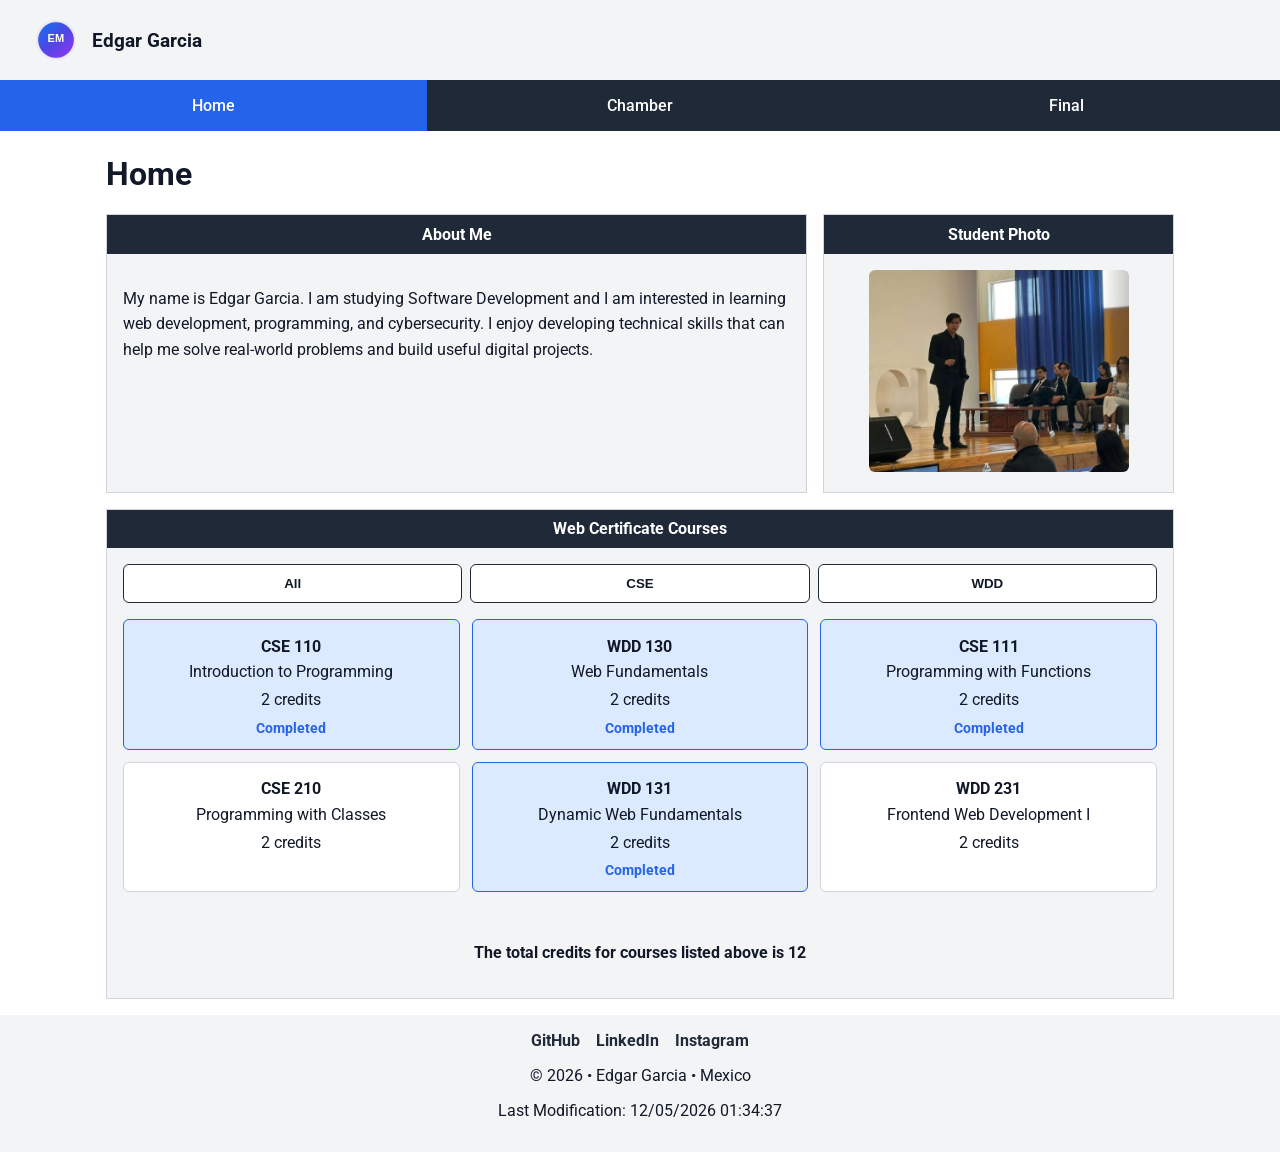
<file: index.html>
<!DOCTYPE html>
<html lang="en">

<head>
    <meta charset="UTF-8">
    <meta name="viewport" content="width=device-width, initial-scale=1.0">

    <title>WDD 231 - Course Home Page - Edgar Garcia</title>
    <meta name="description"
        content="Edgar Garcia - WDD 231 course home. This page includes course information, student profile, certificate courses, and links to course projects.">
    <meta name="author" content="Edgar Garcia">

    <link rel="preconnect" href="https://fonts.googleapis.com">
    <link rel="preconnect" href="https://fonts.gstatic.com" crossorigin>
    <link href="https://fonts.googleapis.com/css2?family=Roboto:wght@400;500;700&display=swap" rel="stylesheet">

    <link rel="stylesheet" href="styles/small.css">
    <link rel="stylesheet" href="styles/larger.css">

    <script src="scripts/navigation.js" defer></script>
    <script src="scripts/dates.js" defer></script>
    <script src="scripts/courses.js" defer></script>
</head>

<body>
    <header>
        <div class="site-branding">
            <img src="images/logo.svg" alt="Site logo" width="48" height="48">
            <span>Edgar Garcia</span>
        </div>

        <button id="menuButton" aria-label="Open navigation menu" aria-expanded="false">
            ☰
        </button>
    </header>

    <nav id="primaryNav">
        <ul>
            <li><a href="index.html" class="active">Home</a></li>
            <li><a href="chamber/index.html">Chamber</a></li>
            <li><a href="final/index.html">Final</a></li>
        </ul>
    </nav>

    <main>
        <h1>Home</h1>

        <div class="main-grid">
            <section class="about-card">
                <h2>About Me</h2>
                <p>
                    My name is Edgar Garcia. I am studying Software Development and I am interested in learning
                    web development, programming, and cybersecurity. I enjoy developing technical skills that
                    can help me solve real-world problems and build useful digital projects.
                </p>
            </section>

            <section class="photo-card">
                <h2>Student Photo</h2>
                <img src="images/profile.webp" alt="Edgar Garcia Photo" width="300" height="400">
            </section>

            <section class="courses-card">
                <h2>Web Certificate Courses</h2>

                <div class="course-buttons">
                    <button id="allButton">All</button>
                    <button id="cseButton">CSE</button>
                    <button id="wddButton">WDD</button>
                </div>

                <div id="courseContainer" class="course-container"></div>

                <p id="totalCredits"></p>
            </section>
        </div>
    </main>

    <footer>
        <div class="social-links">
            <a href="https://github.com/EdrigMorado" target="_blank" rel="noopener" aria-label="GitHub profile">
                GitHub
            </a>
            <a href="https://www.linkedin.com/in/edgar-garcia-morado-5190b93a7" target="_blank" rel="noopener"
                aria-label="LinkedIn profile">
                LinkedIn
            </a>
            <a href="https://www.instagram.com/e_morado_/" target="_blank" rel="noopener" aria-label="Instagram profile">
                Instagram
            </a>
        </div>

        <p>
            &copy; <span id="currentyear"></span> • Edgar Garcia • Mexico
        </p>

        <p id="lastModified"></p>
    </footer>
</body>

</html>
</file>
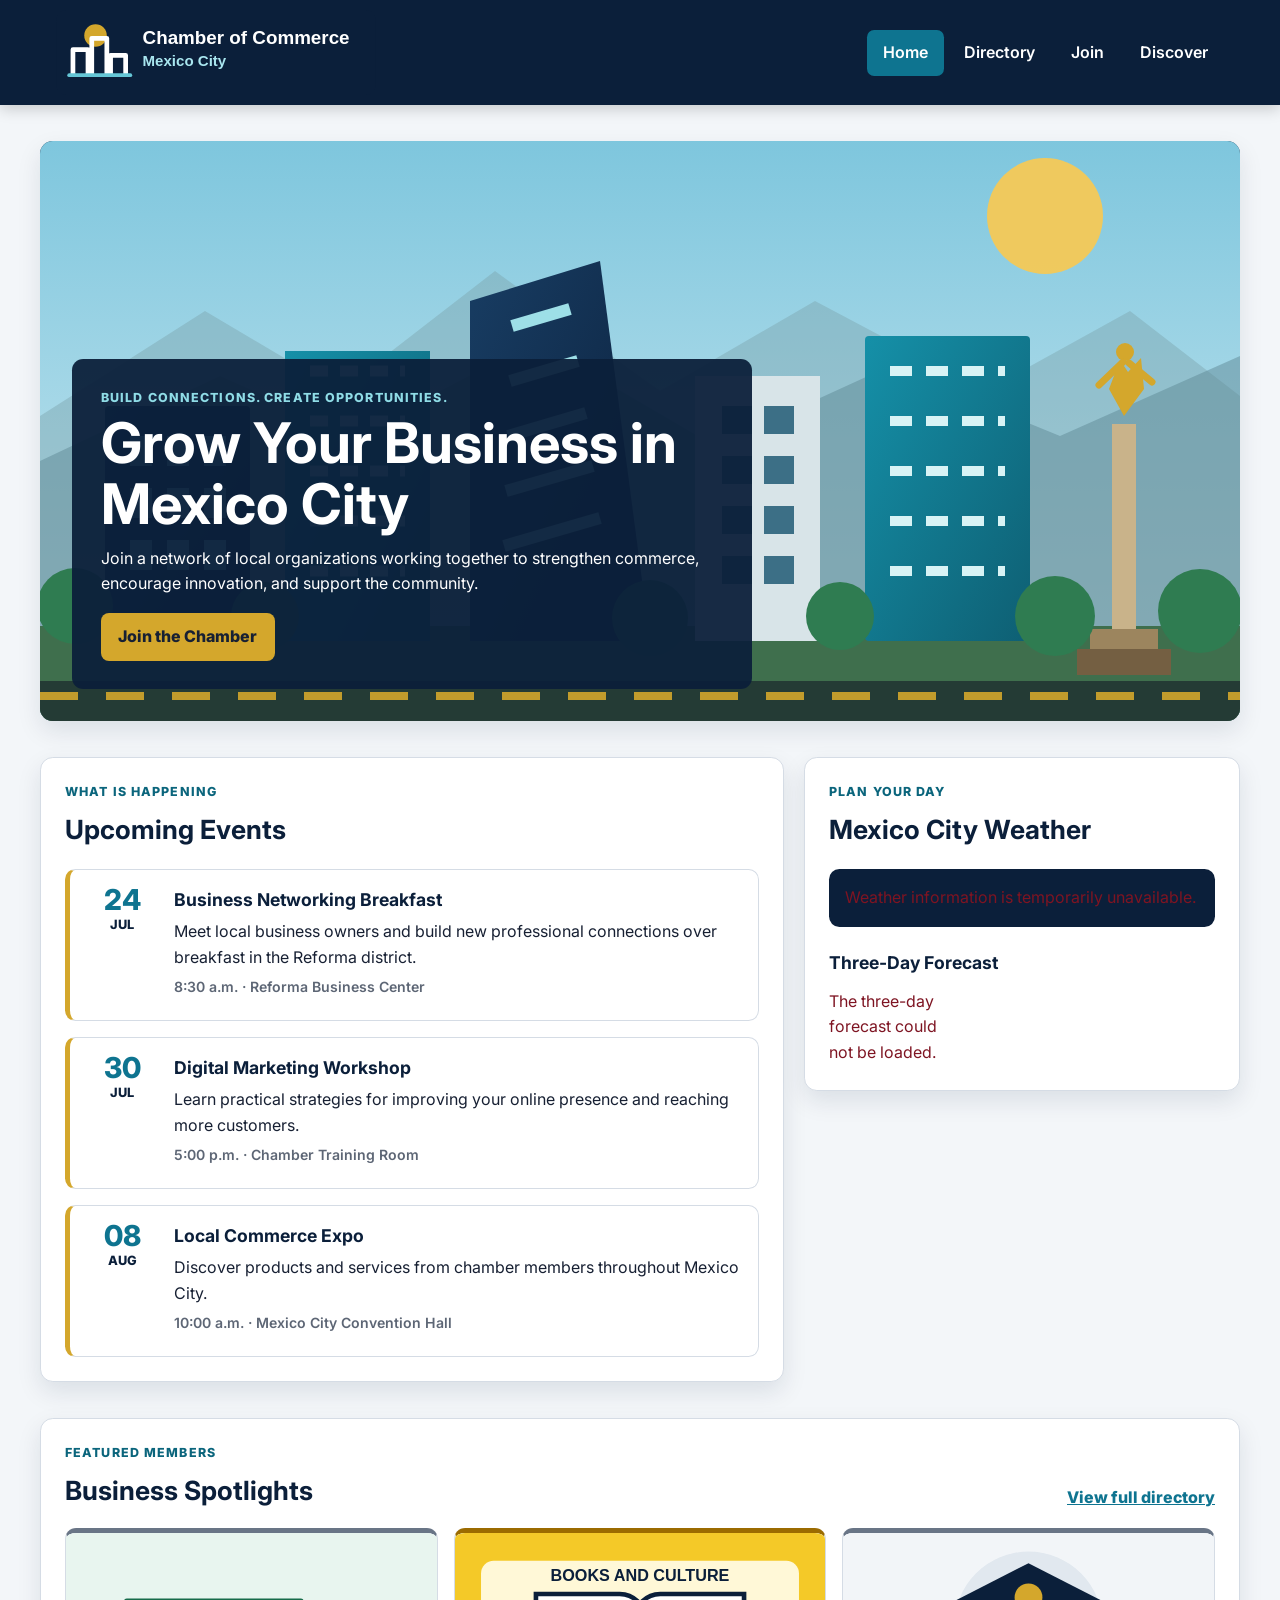
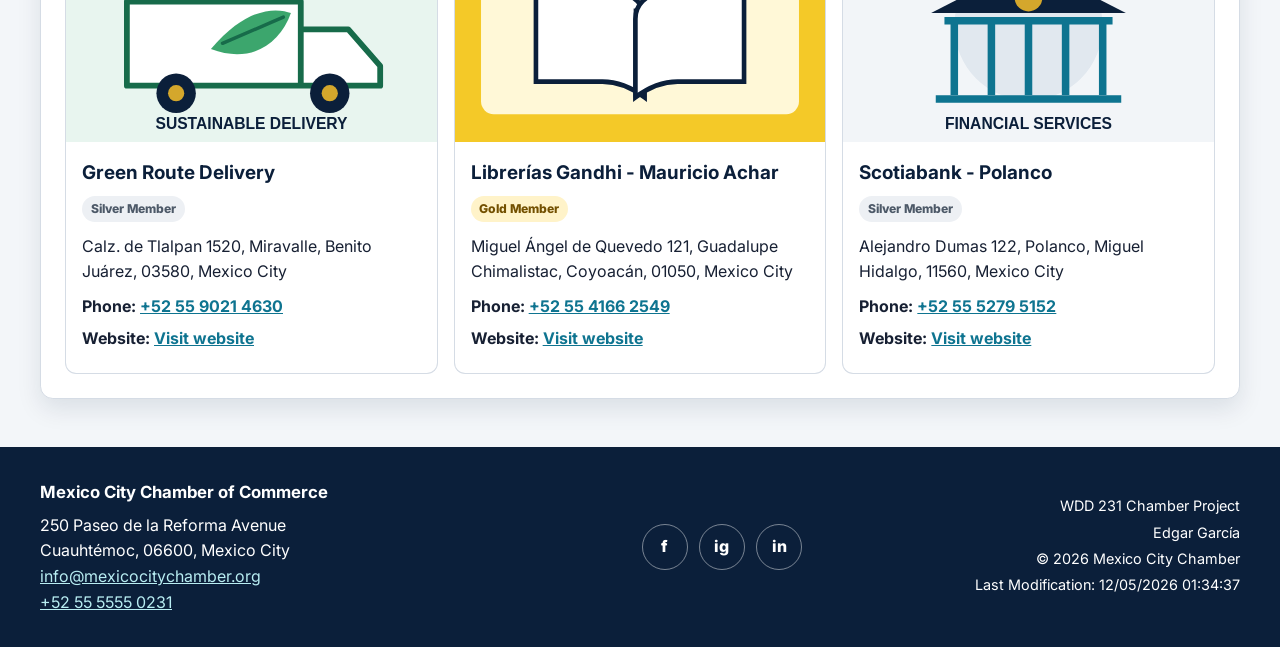
<file: chamber/index.html>
<!DOCTYPE html>
<html lang="en-US">
<head>
  <meta charset="UTF-8">
  <meta name="viewport" content="width=device-width, initial-scale=1.0">

  <title>Home | Mexico City Chamber of Commerce</title>

  <meta
    name="description"
    content="Welcome to the Mexico City Chamber of Commerce. Explore local events, weather, member spotlights, and opportunities to connect and grow."
  >

  <meta name="author" content="Edgar García">
  <meta name="theme-color" content="#0b1f3a">

  <link
    rel="canonical"
    href="https://edrigmorado.github.io/wdd231/chamber/index.html"
  >

  <meta
    property="og:title"
    content="Home | Mexico City Chamber of Commerce"
  >
  <meta
    property="og:description"
    content="Connect with Mexico City businesses, discover local events, and explore chamber membership opportunities."
  >
  <meta
    property="og:image"
    content="https://edrigmorado.github.io/wdd231/chamber/images/social-preview.webp"
  >
  <meta
    property="og:url"
    content="https://edrigmorado.github.io/wdd231/chamber/index.html"
  >
  <meta property="og:type" content="website">
  <meta property="og:locale" content="en_US">

  <link rel="icon" href="images/favicon.ico" sizes="any">
  <link rel="icon" href="images/favicon.svg" type="image/svg+xml">

  <link rel="preconnect" href="https://fonts.googleapis.com">
  <link rel="preconnect" href="https://fonts.gstatic.com" crossorigin>
  <link
    href="https://fonts.googleapis.com/css2?family=Inter:wght@400;600;700;800&amp;display=swap"
    rel="stylesheet"
  >

  <link rel="stylesheet" href="styles/normalize.css">
  <link rel="stylesheet" href="styles/small.css">
  <link rel="stylesheet" href="styles/larger.css">

  <script src="scripts/navigation.js" defer></script>
  <script src="scripts/weather.js" defer></script>
  <script src="scripts/spotlights.js" defer></script>
  <script src="scripts/dates.js" defer></script>
</head>
<body>
  <header class="site-header">
    <div class="header-content">
      <a
        class="brand"
        href="index.html"
        aria-label="Mexico City Chamber of Commerce home page"
      >
        <img
          src="images/logo.svg"
          alt="Mexico City Chamber of Commerce logo"
          width="340"
          height="90"
        >
      </a>

      <button
        id="menuButton"
        class="menu-button"
        type="button"
        aria-label="Open navigation menu"
        aria-controls="primaryNav"
        aria-expanded="false"
      >
        ☰
      </button>

      <nav id="primaryNav" class="primary-nav" aria-label="Primary navigation">
        <ul>
          <li><a href="index.html" aria-current="page">Home</a></li>
          <li><a href="directory.html">Directory</a></li>
          <li><a href="join.html">Join</a></li>
          <li><a href="discover.html">Discover</a></li>
        </ul>
      </nav>
    </div>
  </header>

  <main class="home-main">
    <section class="hero" aria-labelledby="homeTitle">
      <img
        src="images/hero-mexico-city.svg"
        alt="Illustrated Mexico City business district with modern buildings and the Angel of Independence"
        width="1200"
        height="650"
      >

      <div class="hero-content">
        <p class="hero-eyebrow">Build connections. Create opportunities.</p>
        <h1 id="homeTitle">Grow Your Business in Mexico City</h1>
        <p>
          Join a network of local organizations working together to strengthen
          commerce, encourage innovation, and support the community.
        </p>
        <a class="cta-button" href="join.html">Join the Chamber</a>
      </div>
    </section>

    <div class="home-info-grid">
      <section class="home-panel events-panel" aria-labelledby="eventsTitle">
        <div class="section-heading">
          <p class="section-label">What is happening</p>
          <h2 id="eventsTitle">Upcoming Events</h2>
        </div>

        <div class="event-list">
          <article class="event-card">
            <p class="event-date"><span>24</span> JUL</p>
            <div>
              <h3>Business Networking Breakfast</h3>
              <p>
                Meet local business owners and build new professional connections
                over breakfast in the Reforma district.
              </p>
              <p class="event-details">8:30 a.m. · Reforma Business Center</p>
            </div>
          </article>

          <article class="event-card">
            <p class="event-date"><span>30</span> JUL</p>
            <div>
              <h3>Digital Marketing Workshop</h3>
              <p>
                Learn practical strategies for improving your online presence and
                reaching more customers.
              </p>
              <p class="event-details">5:00 p.m. · Chamber Training Room</p>
            </div>
          </article>

          <article class="event-card">
            <p class="event-date"><span>08</span> AUG</p>
            <div>
              <h3>Local Commerce Expo</h3>
              <p>
                Discover products and services from chamber members throughout
                Mexico City.
              </p>
              <p class="event-details">10:00 a.m. · Mexico City Convention Hall</p>
            </div>
          </article>
        </div>
      </section>

      <section class="home-panel weather-panel" aria-labelledby="weatherTitle">
        <div class="section-heading">
          <p class="section-label">Plan your day</p>
          <h2 id="weatherTitle">Mexico City Weather</h2>
        </div>

        <div id="currentWeather" class="current-weather" aria-live="polite">
          <p>Loading current weather...</p>
        </div>

        <h3 class="forecast-title">Three-Day Forecast</h3>
        <div id="forecast" class="forecast-grid" aria-live="polite">
          <p>Loading forecast...</p>
        </div>
      </section>
    </div>

    <section class="spotlight-section" aria-labelledby="spotlightTitle">
      <div class="section-heading spotlight-heading">
        <div>
          <p class="section-label">Featured members</p>
          <h2 id="spotlightTitle">Business Spotlights</h2>
        </div>
        <a class="text-link" href="directory.html">View full directory</a>
      </div>

      <div id="spotlights" class="spotlight-grid" aria-live="polite">
        <p class="loading-message">Loading member spotlights...</p>
      </div>
    </section>
  </main>

  <footer class="site-footer">
    <div class="footer-content">
      <section class="footer-contact" aria-labelledby="homeContactTitle">
        <h2 id="homeContactTitle">Mexico City Chamber of Commerce</h2>
        <address>
          250 Paseo de la Reforma Avenue<br>
          Cuauhtémoc, 06600, Mexico City<br>
          <a href="mailto:info@mexicocitychamber.org">
            info@mexicocitychamber.org
          </a>
          <br>
          <a href="tel:+525555550231">+52&nbsp;55&nbsp;5555&nbsp;0231</a>
        </address>
      </section>

      <nav class="social-links" aria-label="Social media links">
        <a
          href="https://www.facebook.com/"
          target="_blank"
          rel="noopener noreferrer"
          aria-label="Facebook"
        >f</a>
        <a
          href="https://www.instagram.com/"
          target="_blank"
          rel="noopener noreferrer"
          aria-label="Instagram"
        >ig</a>
        <a
          href="https://www.linkedin.com/"
          target="_blank"
          rel="noopener noreferrer"
          aria-label="LinkedIn"
        >in</a>
      </nav>

      <section class="footer-development" aria-label="Development information">
        <p>WDD 231 Chamber Project</p>
        <p>Edgar García</p>
        <p>&copy; <span id="currentYear"></span> Mexico City Chamber</p>
        <p>Last Modification: <span id="lastModified"></span></p>
      </section>
    </div>
  </footer>
</body>
</html>
</file>
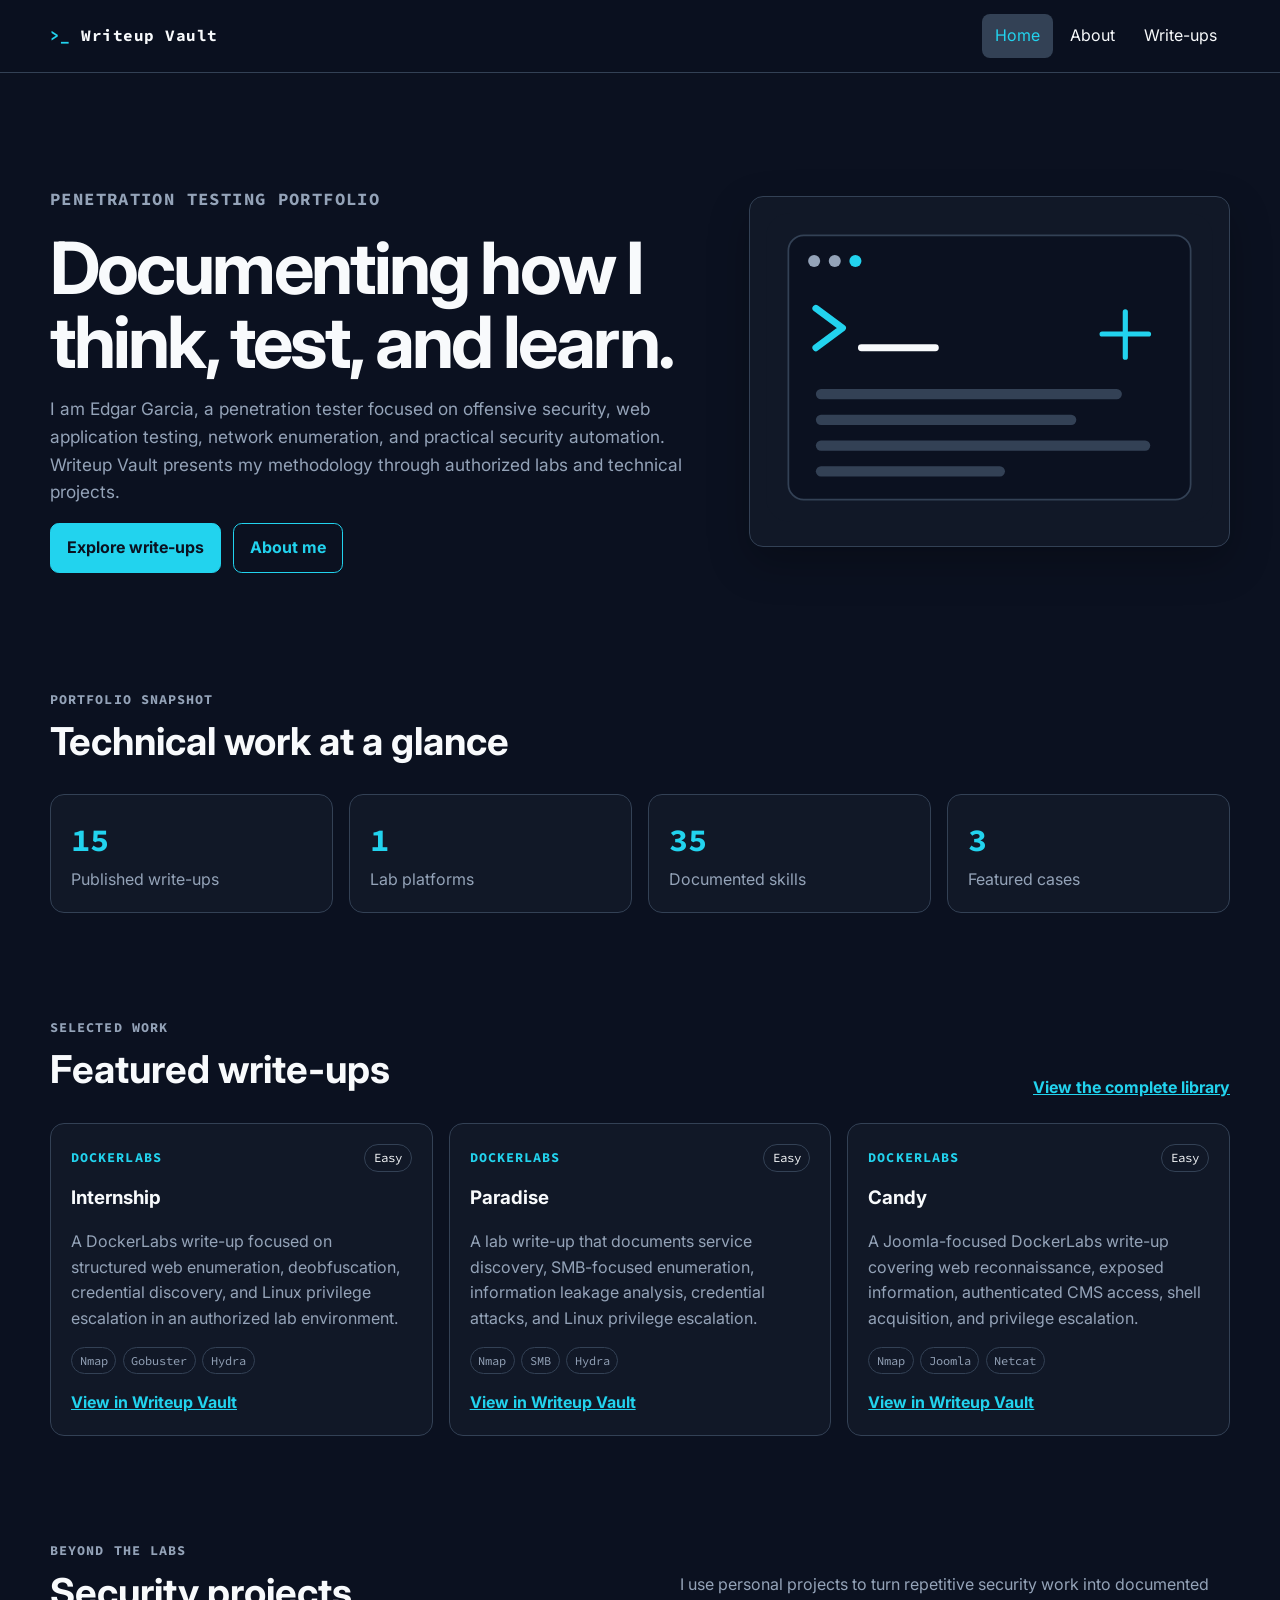
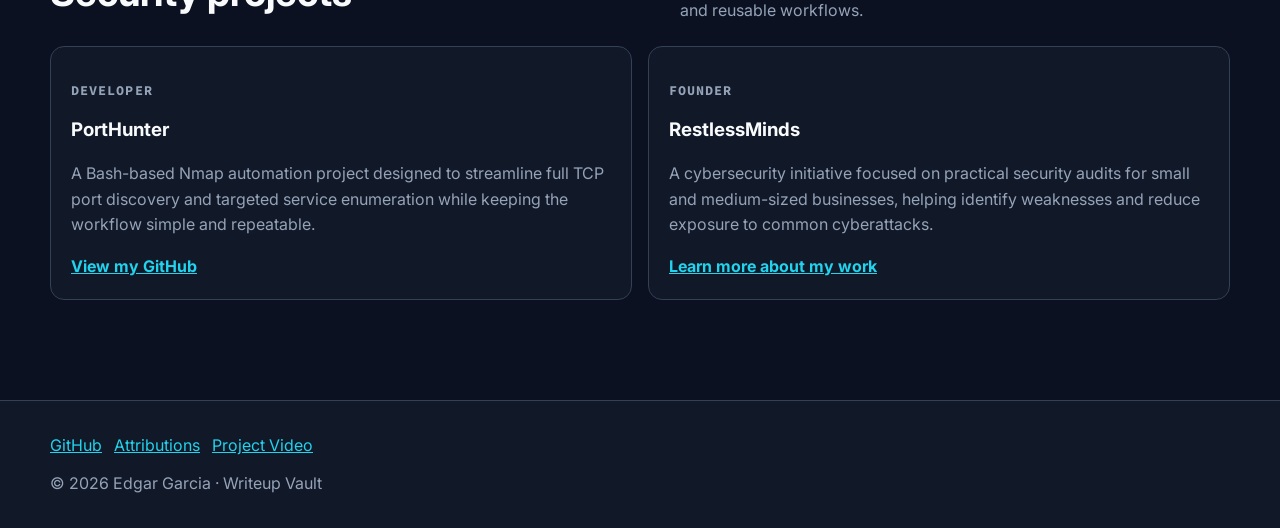
<file: finalproject/index.html>
<!doctype html>
<html lang="en">
<head>
  <meta charset="utf-8">
  <meta name="viewport" content="width=device-width, initial-scale=1">
  <title>Writeup Vault | Edgar Garcia Cybersecurity Portfolio</title>
  <meta name="description" content="Explore Edgar Garcia's professional cybersecurity portfolio, featured penetration testing write-ups, skills, and security projects.">
  <meta name="author" content="Edgar Garcia">
  <meta property="og:title" content="Writeup Vault | Edgar Garcia Cybersecurity Portfolio">
  <meta property="og:description" content="A professional penetration testing portfolio documenting methodology, technical findings, and lessons learned from authorized labs.">
  <meta property="og:type" content="website">
  <meta property="og:site_name" content="Writeup Vault">
  <meta property="og:url" content="https://edrigmorado.github.io/wdd231/finalproject/">
  <meta property="og:image" content="https://edrigmorado.github.io/wdd231/finalproject/images/social-card.png">
  <meta property="og:image:alt" content="Writeup Vault cybersecurity portfolio social preview">
  <link rel="preconnect" href="https://fonts.googleapis.com">
  <link rel="preconnect" href="https://fonts.gstatic.com" crossorigin>
  <link href="https://fonts.googleapis.com/css2?family=Inter:wght@400;500;600;700&amp;family=Source+Code+Pro:wght@400;600;700&amp;display=swap" rel="stylesheet">
  <link rel="icon" href="images/favicon.svg" type="image/svg+xml">
  <link rel="stylesheet" href="styles/base.css">
  <link rel="stylesheet" href="styles/larger.css">
  <script type="module" src="scripts/main.js"></script>
  <script type="module" src="scripts/home.js"></script>
</head>
<body>
  <a class="skip-link" href="#main-content">Skip to main content</a>

  <header class="site-header">
    <div class="header-inner">
      <a class="brand" href="index.html"><span class="brand-mark">&gt;_</span> Writeup Vault</a>
      <button id="menu-button" class="menu-button" type="button" aria-expanded="false" aria-controls="primary-nav" aria-label="Open navigation menu">☰</button>
      <nav id="primary-nav" class="primary-nav" aria-label="Primary navigation">
        <ul>
          <li><a href="index.html" aria-current="page">Home</a></li>
          <li><a href="about.html">About</a></li>
          <li><a href="writeups.html">Write-ups</a></li>
        </ul>
      </nav>
    </div>
  </header>

  <main id="main-content">
    <section class="hero">
      <div class="hero-grid">
        <div class="hero-copy">
          <p class="eyebrow">Penetration Testing Portfolio</p>
          <h1>Documenting how I think, test, and learn.</h1>
          <p>
            I am Edgar Garcia, a penetration tester focused on offensive security, web application testing,
            network enumeration, and practical security automation. Writeup Vault presents my methodology
            through authorized labs and technical projects.
          </p>
          <div class="hero-actions">
            <a class="button" href="writeups.html">Explore write-ups</a>
            <a class="button button-secondary" href="about.html">About me</a>
          </div>
        </div>
        <div class="hero-visual">
          <img src="images/vault-terminal.svg" alt="Stylized terminal representing the Writeup Vault cybersecurity portfolio" width="520" height="360" loading="lazy">
        </div>
      </div>
    </section>

    <section class="section" aria-labelledby="stats-title">
      <div class="section-heading">
        <div>
          <p class="eyebrow">Portfolio snapshot</p>
          <h2 id="stats-title">Technical work at a glance</h2>
        </div>
      </div>
      <div id="portfolio-stats" class="stats-grid" aria-live="polite"></div>
      <p id="home-data-status" class="sr-only" aria-live="polite"></p>
    </section>

    <section class="section" aria-labelledby="featured-title">
      <div class="section-heading">
        <div>
          <p class="eyebrow">Selected work</p>
          <h2 id="featured-title">Featured write-ups</h2>
        </div>
        <a class="text-link" href="writeups.html">View the complete library</a>
      </div>
      <div id="featured-writeups" class="writeup-grid"></div>
    </section>

    <section class="section" aria-labelledby="projects-title">
      <div class="section-heading">
        <div>
          <p class="eyebrow">Beyond the labs</p>
          <h2 id="projects-title">Security projects</h2>
        </div>
        <p>I use personal projects to turn repetitive security work into documented and reusable workflows.</p>
      </div>

      <div class="project-grid">
        <article class="project-card">
          <p class="eyebrow">Developer</p>
          <h3>PortHunter</h3>
          <p>
            A Bash-based Nmap automation project designed to streamline full TCP port discovery and targeted
            service enumeration while keeping the workflow simple and repeatable.
          </p>
          <a class="text-link" href="https://github.com/EdrigMorado" target="_blank" rel="noopener">View my GitHub</a>
        </article>

        <article class="project-card">
          <p class="eyebrow">Founder</p>
          <h3>RestlessMinds</h3>
          <p>
            A cybersecurity initiative focused on practical security audits for small and medium-sized businesses,
            helping identify weaknesses and reduce exposure to common cyberattacks.
          </p>
          <a class="text-link" href="about.html#projects">Learn more about my work</a>
        </article>
      </div>
    </section>
  </main>

  <footer class="site-footer">
    <div class="footer-inner">
      <ul class="footer-links">
        <li><a href="https://github.com/EdrigMorado" target="_blank" rel="noopener">GitHub</a></li>
        <li><a href="attributions.html">Attributions</a></li>
        <li><a data-video-link href="#">Project Video</a></li>
      </ul>
      <p>© <span data-current-year></span> Edgar Garcia · Writeup Vault</p>
    </div>
  </footer>
</body>
</html>
</file>
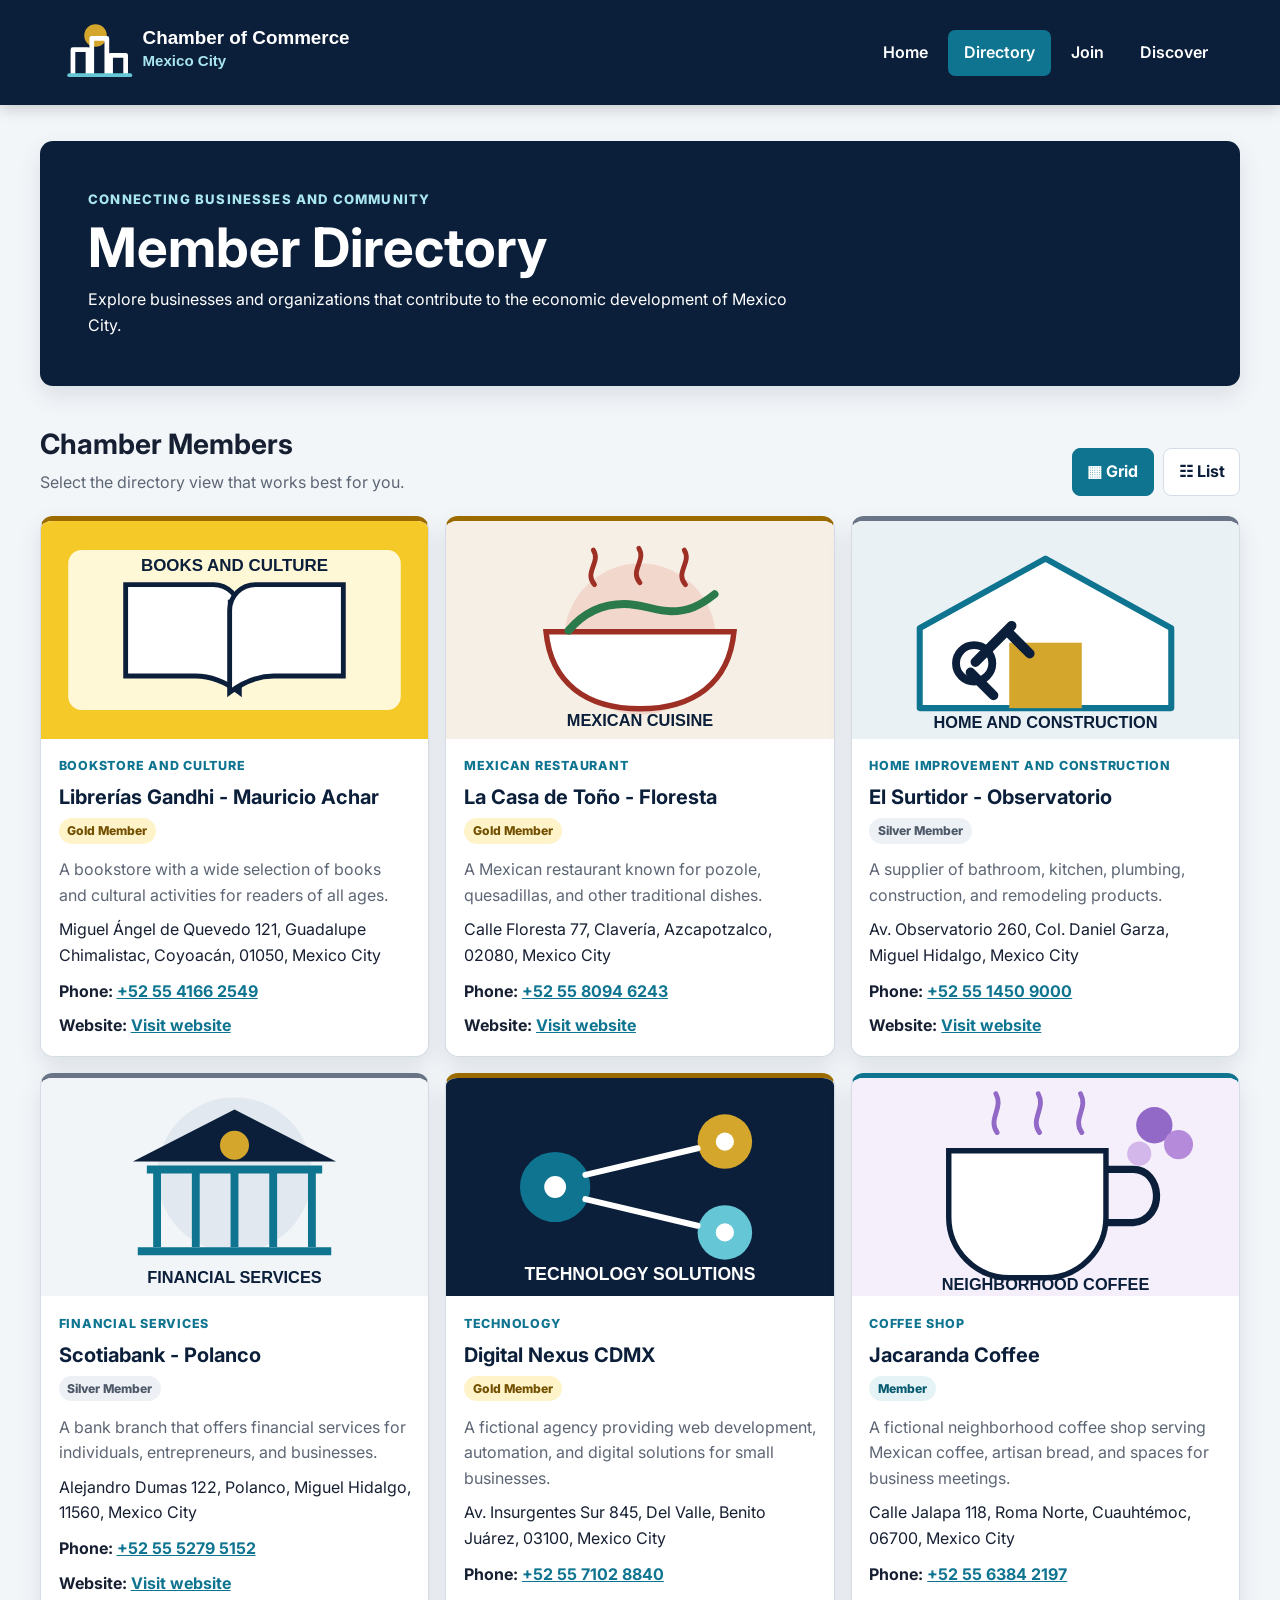
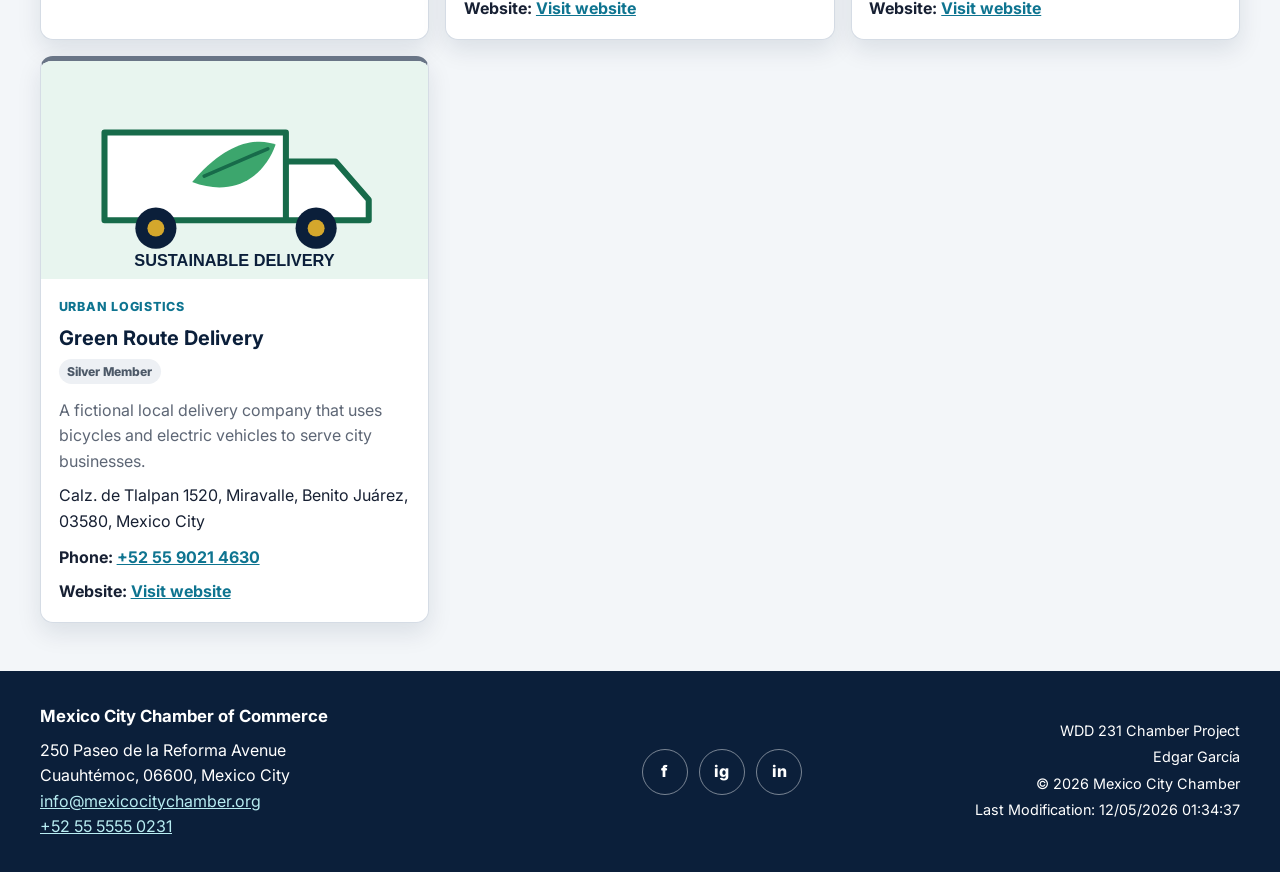
<file: chamber/directory.html>
<!DOCTYPE html>
<html lang="en-US">
<head>
  <meta charset="UTF-8">
  <meta name="viewport" content="width=device-width, initial-scale=1.0">

  <title>Directory | Mexico City Chamber of Commerce</title>

  <meta
    name="description"
    content="Explore member businesses and organizations in the Mexico City Chamber of Commerce directory and discover local services across the city."
  >

  <meta name="author" content="Edgar García">
  <meta name="theme-color" content="#0b1f3a">

  <link
    rel="canonical"
    href="https://edrigmorado.github.io/wdd231/chamber/directory.html"
  >

  <meta
    property="og:title"
    content="Directory | Mexico City Chamber of Commerce"
  >
  <meta
    property="og:description"
    content="Discover businesses and organizations that strengthen the Mexico City business community."
  >
  <meta
    property="og:image"
    content="https://edrigmorado.github.io/wdd231/chamber/images/social-preview.webp"
  >
  <meta
    property="og:url"
    content="https://edrigmorado.github.io/wdd231/chamber/directory.html"
  >
  <meta property="og:type" content="website">
  <meta property="og:locale" content="en_US">

  <link rel="icon" href="images/favicon.ico" sizes="any">
  <link rel="icon" href="images/favicon.svg" type="image/svg+xml">

  <link rel="preconnect" href="https://fonts.googleapis.com">
  <link rel="preconnect" href="https://fonts.gstatic.com" crossorigin>
  <link
    href="https://fonts.googleapis.com/css2?family=Inter:wght@400;600;700;800&amp;display=swap"
    rel="stylesheet"
  >

  <link rel="stylesheet" href="styles/normalize.css">
  <link rel="stylesheet" href="styles/small.css">
  <link rel="stylesheet" href="styles/larger.css">

  <script src="scripts/navigation.js" defer></script>
  <script src="scripts/directory.js" defer></script>
  <script src="scripts/dates.js" defer></script>
</head>
<body>
  <header class="site-header">
    <div class="header-content">
      <a
        class="brand"
        href="index.html"
        aria-label="Mexico City Chamber of Commerce home page"
      >
        <img
          src="images/logo.svg"
          alt="Mexico City Chamber of Commerce logo"
          width="340"
          height="90"
        >
      </a>

      <button
        id="menuButton"
        class="menu-button"
        type="button"
        aria-label="Open navigation menu"
        aria-controls="primaryNav"
        aria-expanded="false"
      >
        ☰
      </button>

      <nav id="primaryNav" class="primary-nav" aria-label="Primary navigation">
        <ul>
          <li><a href="index.html">Home</a></li>
          <li><a href="directory.html" aria-current="page">Directory</a></li>
          <li><a href="join.html">Join</a></li>
          <li><a href="discover.html">Discover</a></li>
        </ul>
      </nav>
    </div>
  </header>

  <main>
    <section class="page-heading">
      <p class="eyebrow">Connecting businesses and community</p>
      <h1>Member Directory</h1>
      <p>
        Explore businesses and organizations that contribute to the economic
        development of Mexico City.
      </p>
    </section>

    <section class="directory-section" aria-labelledby="directoryTitle">
      <div class="directory-toolbar">
        <div>
          <h2 id="directoryTitle">Chamber Members</h2>
          <p>Select the directory view that works best for you.</p>
        </div>

        <div class="view-buttons" role="group" aria-label="Select directory layout">
          <button
            id="gridButton"
            class="view-button active"
            type="button"
            aria-pressed="true"
          >
            <span aria-hidden="true">▦</span>
            Grid
          </button>

          <button
            id="listButton"
            class="view-button"
            type="button"
            aria-pressed="false"
          >
            <span aria-hidden="true">☷</span>
            List
          </button>
        </div>
      </div>

      <div id="members" class="member-cards grid" aria-live="polite">
        <p class="loading-message">Loading directory members...</p>
      </div>
    </section>
  </main>

  <footer class="site-footer">
    <div class="footer-content">
      <section class="footer-contact" aria-labelledby="directoryContactTitle">
        <h2 id="directoryContactTitle">Mexico City Chamber of Commerce</h2>
        <address>
          250 Paseo de la Reforma Avenue<br>
          Cuauhtémoc, 06600, Mexico City<br>
          <a href="mailto:info@mexicocitychamber.org">
            info@mexicocitychamber.org
          </a>
          <br>
          <a href="tel:+525555550231">+52&nbsp;55&nbsp;5555&nbsp;0231</a>
        </address>
      </section>

      <nav class="social-links" aria-label="Social media links">
        <a
          href="https://www.facebook.com/"
          target="_blank"
          rel="noopener noreferrer"
          aria-label="Facebook"
        >f</a>
        <a
          href="https://www.instagram.com/"
          target="_blank"
          rel="noopener noreferrer"
          aria-label="Instagram"
        >ig</a>
        <a
          href="https://www.linkedin.com/"
          target="_blank"
          rel="noopener noreferrer"
          aria-label="LinkedIn"
        >in</a>
      </nav>

      <section class="footer-development" aria-label="Development information">
        <p>WDD 231 Chamber Project</p>
        <p>Edgar García</p>
        <p>&copy; <span id="currentYear"></span> Mexico City Chamber</p>
        <p>Last Modification: <span id="lastModified"></span></p>
      </section>
    </div>
  </footer>
</body>
</html>
</file>
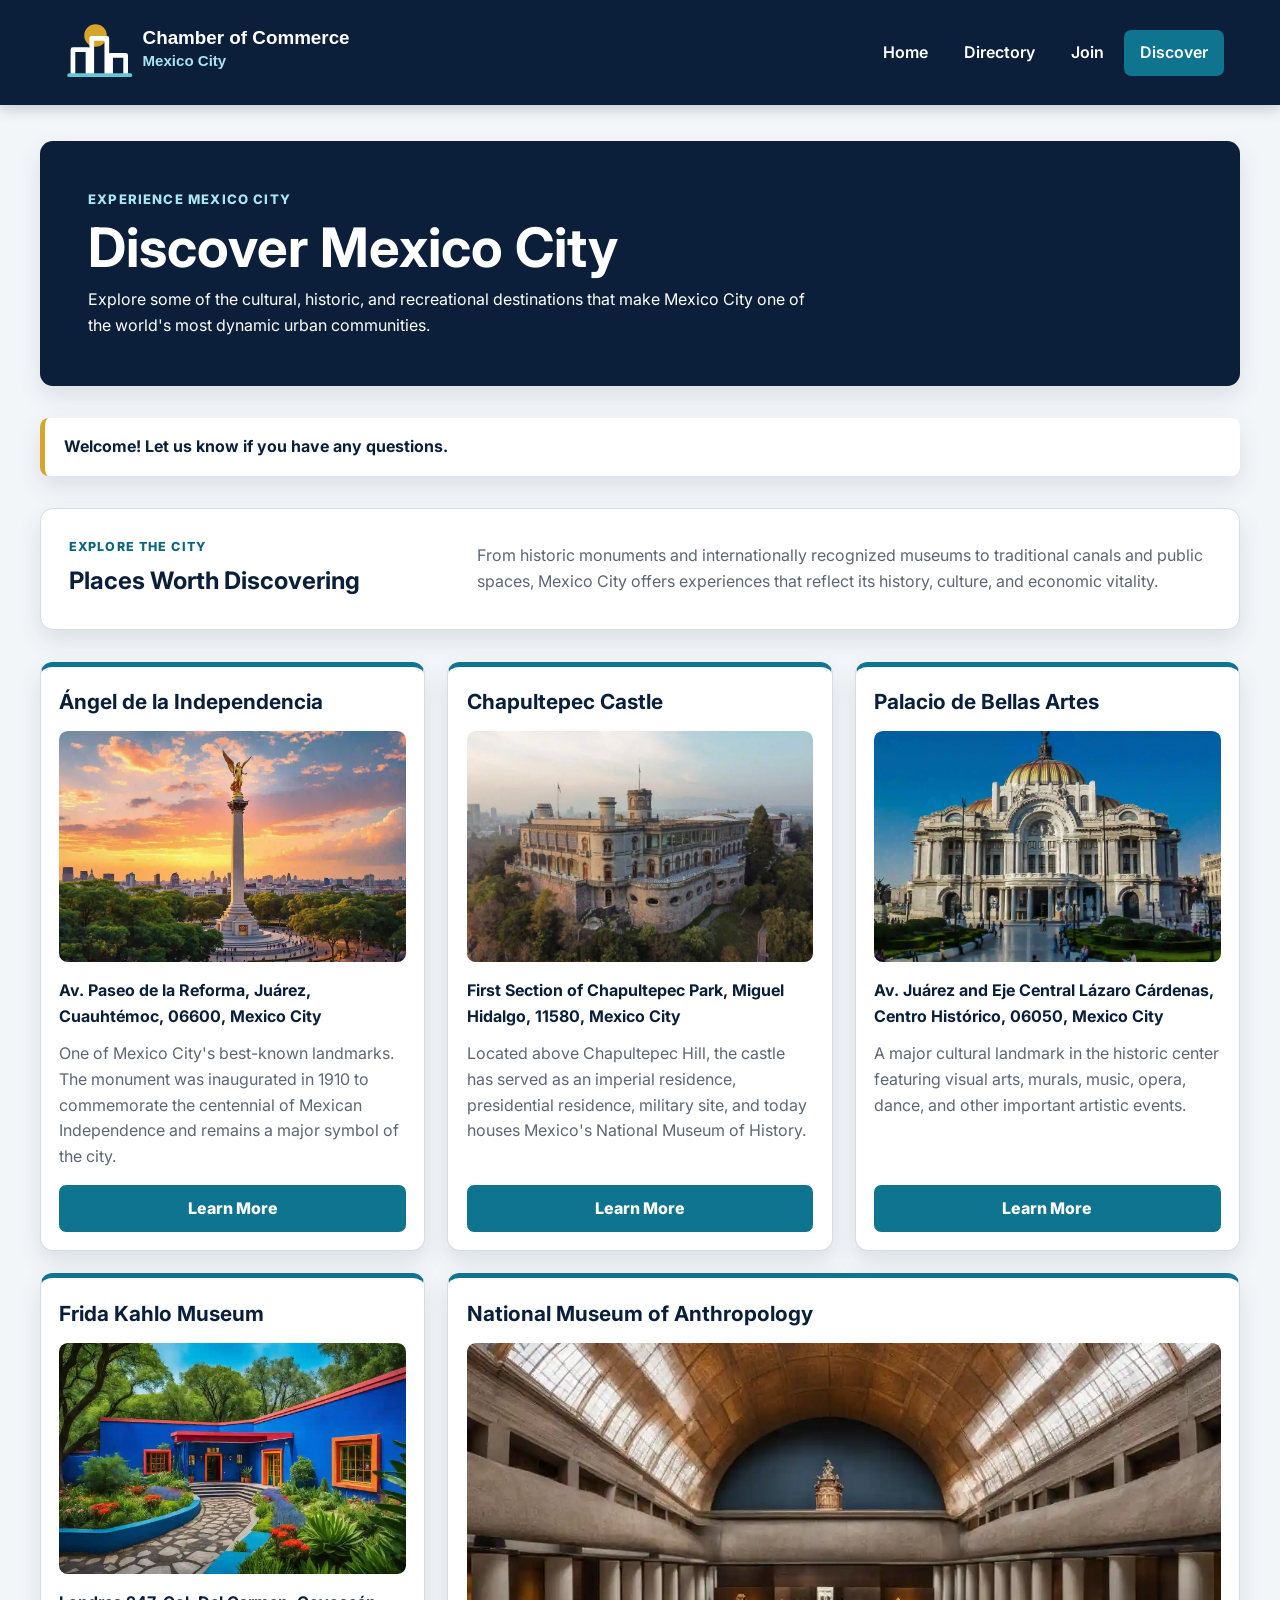
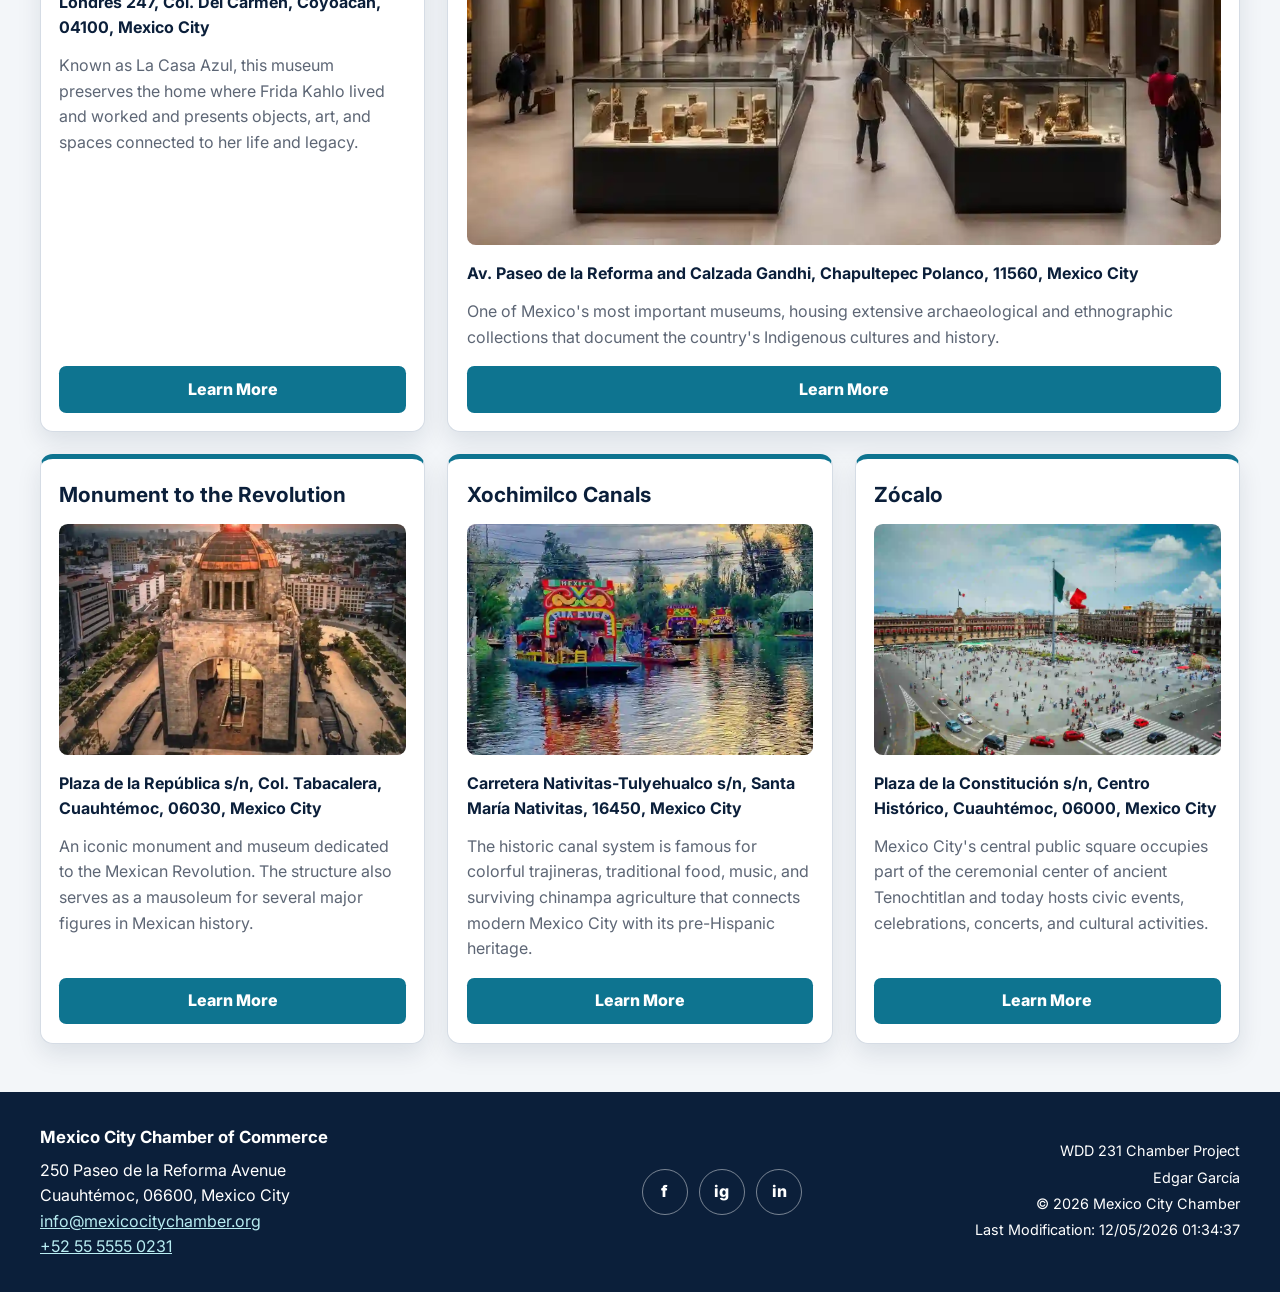
<file: chamber/discover.html>
<!DOCTYPE html>
<html lang="en-US">

<head>
    <meta charset="UTF-8">
    <meta name="viewport" content="width=device-width, initial-scale=1.0">

    <title>Discover | Mexico City Chamber of Commerce</title>

    <meta name="description"
        content="Discover landmarks, museums, cultural sites, and attractions that make Mexico City a dynamic place to visit, live, and do business.">

    <meta name="author" content="Edgar García">
    <meta name="theme-color" content="#0b1f3a">

    <link rel="canonical" href="https://edrigmorado.github.io/wdd231/chamber/discover.html">

    <meta property="og:title" content="Discover | Mexico City Chamber of Commerce">

    <meta property="og:description"
        content="Explore cultural landmarks, museums, historic sites, and attractions throughout Mexico City.">

    <meta property="og:image" content="https://edrigmorado.github.io/wdd231/chamber/images/social-preview.webp">

    <meta property="og:url" content="https://edrigmorado.github.io/wdd231/chamber/discover.html">

    <meta property="og:type" content="website">
    <meta property="og:locale" content="en_US">

    <link rel="icon" href="images/favicon.ico" sizes="any">
    <link rel="icon" href="images/favicon.svg" type="image/svg+xml">

    <link rel="preconnect" href="https://fonts.googleapis.com">

    <link rel="preconnect" href="https://fonts.gstatic.com" crossorigin>

    <link href="https://fonts.googleapis.com/css2?family=Inter:wght@400;600;700;800&amp;display=swap" rel="stylesheet">

    <link rel="stylesheet" href="styles/normalize.css">
    <link rel="stylesheet" href="styles/small.css">
    <link rel="stylesheet" href="styles/larger.css">

    <script src="scripts/navigation.js" defer></script>

    <script type="module" src="scripts/discover.js"></script>

    <script src="scripts/dates.js" defer></script>
</head>

<body>
    <header class="site-header">
        <div class="header-content">

            <a class="brand" href="index.html" aria-label="Mexico City Chamber of Commerce home page">
                <img src="images/logo.svg" alt="Mexico City Chamber of Commerce logo" width="340" height="90">
            </a>

            <button id="menuButton" class="menu-button" type="button" aria-label="Open navigation menu"
                aria-controls="primaryNav" aria-expanded="false">
                ☰
            </button>

            <nav id="primaryNav" class="primary-nav" aria-label="Primary navigation">
                <ul>
                    <li>
                        <a href="index.html">Home</a>
                    </li>

                    <li>
                        <a href="directory.html">Directory</a>
                    </li>

                    <li>
                        <a href="join.html">Join</a>
                    </li>

                    <li>
                        <a href="discover.html" aria-current="page">
                            Discover
                        </a>
                    </li>
                </ul>
            </nav>

        </div>
    </header>

    <main class="discover-main">

        <section class="page-heading">
            <p class="eyebrow">
                Experience Mexico City
            </p>

            <h1>Discover Mexico City</h1>

            <p>
                Explore some of the cultural, historic, and recreational
                destinations that make Mexico City one of the world's most
                dynamic urban communities.
            </p>
        </section>

        <aside id="visitMessage" class="visit-message" aria-live="polite">
        </aside>

        <section class="discover-intro" aria-labelledby="discoverTitle">
            <div>
                <p class="section-label">
                    Explore the city
                </p>

                <h2 id="discoverTitle">
                    Places Worth Discovering
                </h2>
            </div>

            <p>
                From historic monuments and internationally recognized
                museums to traditional canals and public spaces, Mexico City
                offers experiences that reflect its history, culture, and
                economic vitality.
            </p>
        </section>

        <section id="discoverGrid" class="discover-grid" aria-label="Mexico City places of interest">
        </section>

    </main>

    <footer class="site-footer">
        <div class="footer-content">

            <section class="footer-contact" aria-labelledby="discoverContactTitle">
                <h2 id="discoverContactTitle">
                    Mexico City Chamber of Commerce
                </h2>

                <address>
                    250 Paseo de la Reforma Avenue<br>
                    Cuauhtémoc, 06600, Mexico City<br>

                    <a href="mailto:info@mexicocitychamber.org">
                        info@mexicocitychamber.org
                    </a>

                    <br>

                    <a href="tel:+525555550231">
                        +52&nbsp;55&nbsp;5555&nbsp;0231
                    </a>
                </address>
            </section>

            <nav class="social-links" aria-label="Social media links">
                <a href="https://www.facebook.com/" target="_blank" rel="noopener noreferrer" aria-label="Facebook">
                    f
                </a>

                <a href="https://www.instagram.com/" target="_blank" rel="noopener noreferrer" aria-label="Instagram">
                    ig
                </a>

                <a href="https://www.linkedin.com/" target="_blank" rel="noopener noreferrer" aria-label="LinkedIn">
                    in
                </a>
            </nav>

            <section class="footer-development" aria-label="Development information">
                <p>WDD 231 Chamber Project</p>
                <p>Edgar García</p>

                <p>
                    &copy;
                    <span id="currentYear"></span>
                    Mexico City Chamber
                </p>

                <p>
                    Last Modification:
                    <span id="lastModified"></span>
                </p>
            </section>

        </div>
    </footer>

</body>

</html>
</file>
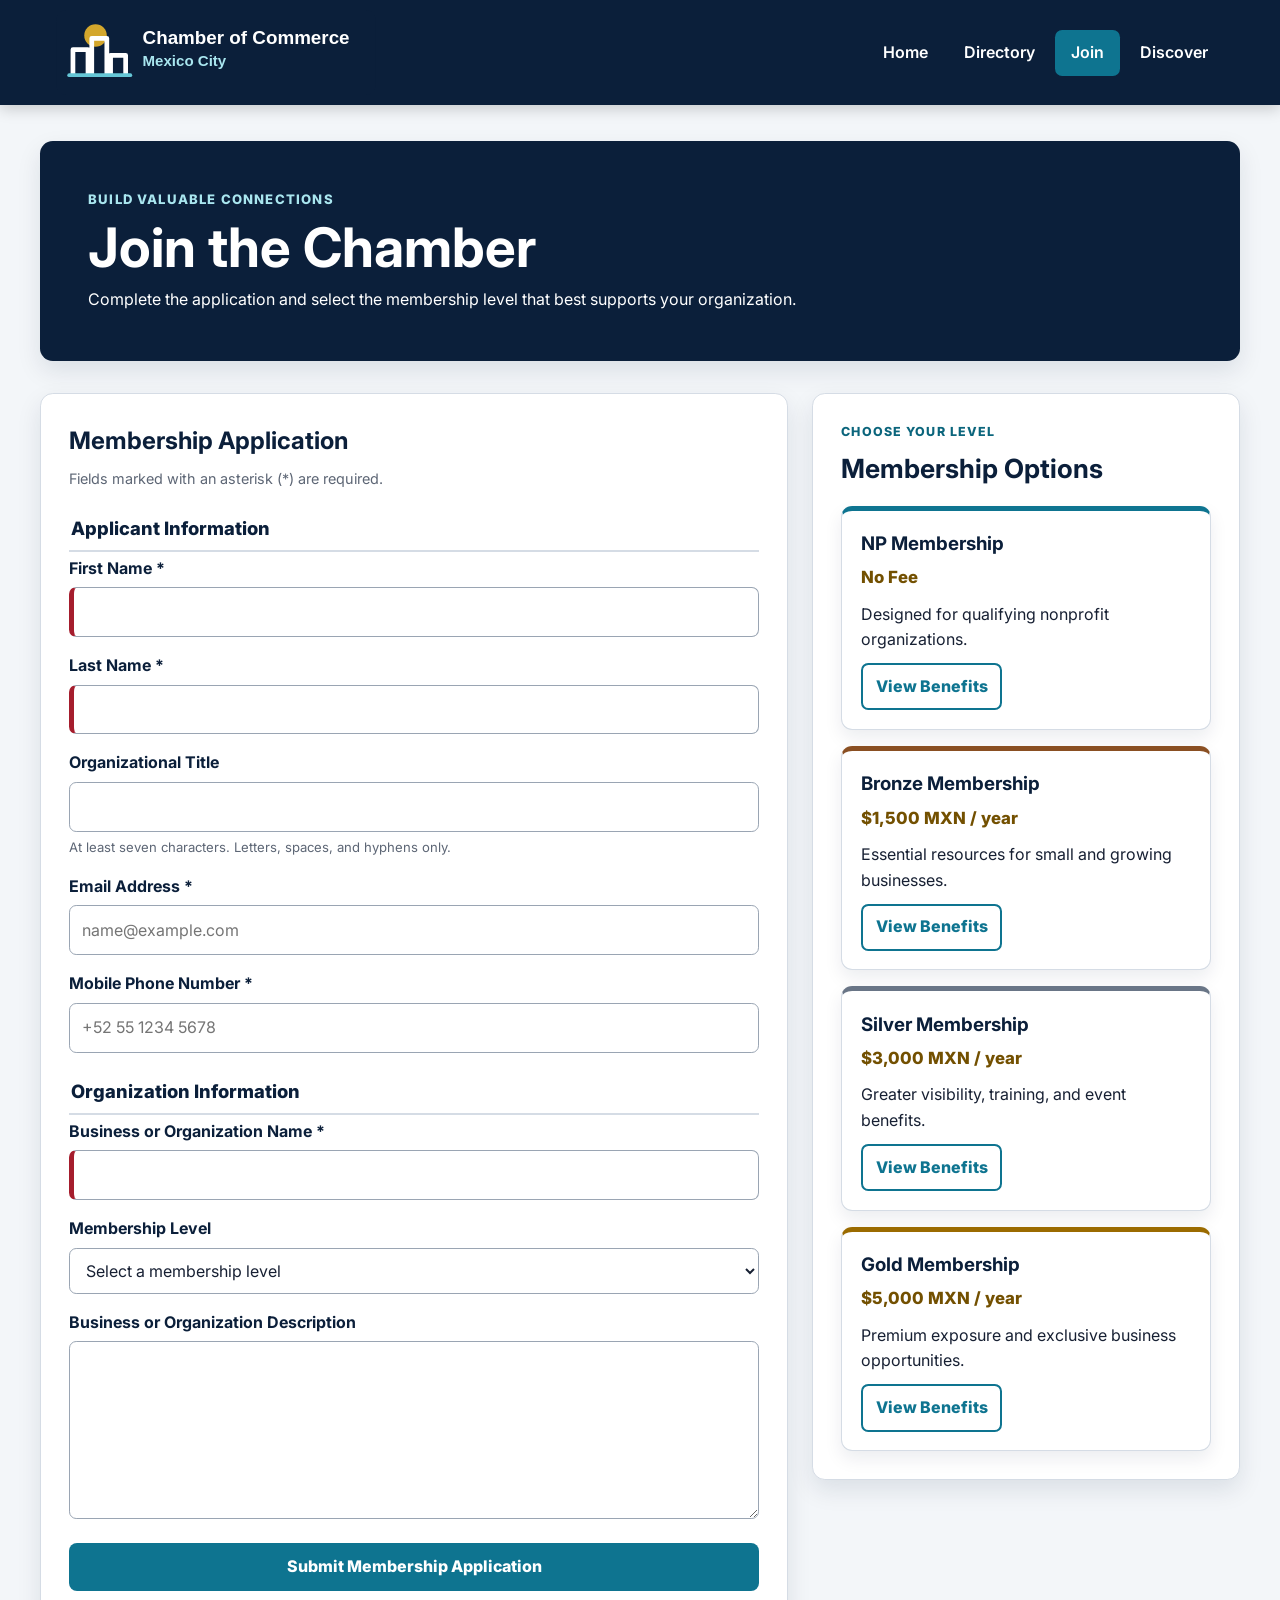
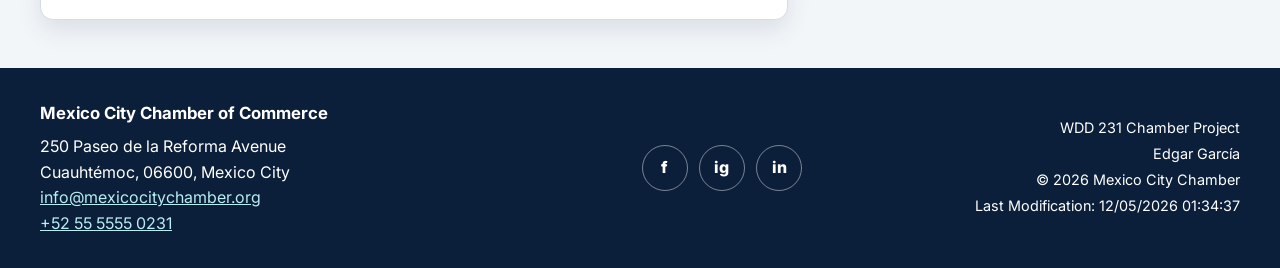
<file: chamber/join.html>
<!DOCTYPE html>
<html lang="en-US">

<head>
    <meta charset="UTF-8">
    <meta name="viewport" content="width=device-width, initial-scale=1.0">

    <title>Join | Mexico City Chamber of Commerce</title>

    <meta name="description"
        content="Apply for membership in the Mexico City Chamber of Commerce and compare nonprofit, bronze, silver, and gold membership benefits.">

    <meta name="author" content="Edgar García">
    <meta name="theme-color" content="#0b1f3a">

    <link rel="canonical" href="https://edrigmorado.github.io/wdd231/chamber/join.html">

    <meta property="og:title" content="Join | Mexico City Chamber of Commerce">

    <meta property="og:description"
        content="Join the Mexico City Chamber of Commerce and connect your organization with the local business community.">

    <meta property="og:image" content="https://edrigmorado.github.io/wdd231/chamber/images/social-preview.webp">

    <meta property="og:url" content="https://edrigmorado.github.io/wdd231/chamber/join.html">

    <meta property="og:type" content="website">
    <meta property="og:locale" content="en_US">

    <link rel="icon" href="images/favicon.ico" sizes="any">
    <link rel="icon" href="images/favicon.svg" type="image/svg+xml">

    <link rel="preconnect" href="https://fonts.googleapis.com">
    <link rel="preconnect" href="https://fonts.gstatic.com" crossorigin>

    <link href="https://fonts.googleapis.com/css2?family=Inter:wght@400;600;700;800&amp;display=swap" rel="stylesheet">

    <link rel="stylesheet" href="styles/normalize.css">
    <link rel="stylesheet" href="styles/small.css">
    <link rel="stylesheet" href="styles/larger.css">

    <script src="scripts/navigation.js" defer></script>
    <script src="scripts/join.js" defer></script>
    <script src="scripts/dates.js" defer></script>
</head>

<body>
    <header class="site-header">
        <div class="header-content">
            <a class="brand" href="index.html" aria-label="Mexico City Chamber of Commerce home page">
                <img src="images/logo.svg" alt="Mexico City Chamber of Commerce logo" width="340" height="90">
            </a>

            <button id="menuButton" class="menu-button" type="button" aria-label="Open navigation menu"
                aria-controls="primaryNav" aria-expanded="false">
                ☰
            </button>

            <nav id="primaryNav" class="primary-nav" aria-label="Primary navigation">
                <ul>
                    <li>
                        <a href="index.html">Home</a>
                    </li>

                    <li>
                        <a href="directory.html">Directory</a>
                    </li>

                    <li>
                        <a href="join.html" aria-current="page">
                            Join
                        </a>
                    </li>

                    <li>
                        <a href="discover.html">Discover</a>
                    </li>
                </ul>
            </nav>
        </div>
    </header>

    <main class="join-main">
        <section class="page-heading">
            <p class="eyebrow">
                Build valuable connections
            </p>

            <h1>Join the Chamber</h1>

            <p>
                Complete the application and select the membership level
                that best supports your organization.
            </p>
        </section>

        <div class="join-layout">
            <section class="join-form-section" aria-labelledby="applicationTitle">
                <h2 id="applicationTitle">
                    Membership Application
                </h2>

                <p class="required-note">
                    Fields marked with an asterisk (*) are required.
                </p>

                <!-- The only form element in the document -->
                <form class="membership-form" method="get" action="thankyou.html">
                    <fieldset>
                        <legend>Applicant Information</legend>

                        <label for="firstName">
                            <span>First Name *</span>

                            <input type="text" id="firstName" name="firstName" title="Enter your first name"
                                autocomplete="given-name" required>
                        </label>

                        <label for="lastName">
                            <span>Last Name *</span>

                            <input type="text" id="lastName" name="lastName" title="Enter your last name"
                                autocomplete="family-name" required>
                        </label>

                        <label for="organizationTitle">
                            <span>Organizational Title</span>

                            <input type="text" id="organizationTitle" name="organizationTitle"
                                title="Use at least seven letters, spaces, or hyphens" autocomplete="organization-title"
                                pattern="[A-Za-zÀ-ÖØ-öø-ÿ -]{7,}" minlength="7"
                                aria-describedby="organizationTitleHelp">

                            <small id="organizationTitleHelp" class="field-help">
                                At least seven characters. Letters, spaces, and
                                hyphens only.
                            </small>
                        </label>

                        <label for="email">
                            <span>Email Address *</span>

                            <input type="email" id="email" name="email" title="Enter a valid email address"
                                autocomplete="email" placeholder="name@example.com" required>
                        </label>

                        <label for="phone">
                            <span>Mobile Phone Number *</span>

                            <input type="tel" id="phone" name="phone" title="Enter your mobile phone number"
                                autocomplete="tel" placeholder="+52 55 1234 5678" required>
                        </label>
                    </fieldset>

                    <fieldset>
                        <legend>Organization Information</legend>

                        <label for="organization">
                            <span>Business or Organization Name *</span>

                            <input type="text" id="organization" name="organization"
                                title="Enter the name of your business or organization" autocomplete="organization"
                                required>
                        </label>

                        <label for="membershipLevel">
                            <span>Membership Level</span>

                            <select id="membershipLevel" name="membershipLevel" title="Select a membership level"
                                autocomplete="off">
                                <option value="">
                                    Select a membership level
                                </option>

                                <option value="np">
                                    NP Membership — No Fee
                                </option>

                                <option value="bronze">
                                    Bronze Membership
                                </option>

                                <option value="silver">
                                    Silver Membership
                                </option>

                                <option value="gold">
                                    Gold Membership
                                </option>
                            </select>
                        </label>

                        <label for="description">
                            <span>
                                Business or Organization Description
                            </span>

                            <textarea id="description" name="description" title="Describe your business or organization"
                                autocomplete="off" rows="6"></textarea>
                        </label>
                    </fieldset>

                    <input type="hidden" id="timestamp" name="timestamp">

                    <button class="submit-button" type="submit">
                        Submit Membership Application
                    </button>
                </form>
            </section>

            <section class="membership-section" aria-labelledby="membershipTitle">
                <div class="section-heading">
                    <p class="section-label">
                        Choose your level
                    </p>

                    <h2 id="membershipTitle">
                        Membership Options
                    </h2>
                </div>

                <div class="membership-cards">
                    <article class="membership-card np-card">
                        <h3>NP Membership</h3>

                        <p class="membership-price">
                            No Fee
                        </p>

                        <p>
                            Designed for qualifying nonprofit organizations.
                        </p>

                        <a class="membership-link" href="#npModal" data-modal="npModal" aria-controls="npModal"
                            aria-haspopup="dialog">
                            View Benefits
                        </a>
                    </article>

                    <article class="membership-card bronze-card">
                        <h3>Bronze Membership</h3>

                        <p class="membership-price">
                            $1,500 MXN / year
                        </p>

                        <p>
                            Essential resources for small and growing businesses.
                        </p>

                        <a class="membership-link" href="#bronzeModal" data-modal="bronzeModal"
                            aria-controls="bronzeModal" aria-haspopup="dialog">
                            View Benefits
                        </a>
                    </article>

                    <article class="membership-card silver-card">
                        <h3>Silver Membership</h3>

                        <p class="membership-price">
                            $3,000 MXN / year
                        </p>

                        <p>
                            Greater visibility, training, and event benefits.
                        </p>

                        <a class="membership-link" href="#silverModal" data-modal="silverModal"
                            aria-controls="silverModal" aria-haspopup="dialog">
                            View Benefits
                        </a>
                    </article>

                    <article class="membership-card gold-card">
                        <h3>Gold Membership</h3>

                        <p class="membership-price">
                            $5,000 MXN / year
                        </p>

                        <p>
                            Premium exposure and exclusive business opportunities.
                        </p>

                        <a class="membership-link" href="#goldModal" data-modal="goldModal" aria-controls="goldModal"
                            aria-haspopup="dialog">
                            View Benefits
                        </a>
                    </article>
                </div>
            </section>
        </div>

        <!-- NP Membership Modal -->
        <dialog id="npModal" class="membership-modal" aria-labelledby="npModalTitle">
            <h2 id="npModalTitle">
                NP Membership Benefits
            </h2>

            <p class="modal-price">
                No Fee
            </p>

            <ul>
                <li>Basic chamber directory listing</li>
                <li>Access to community networking events</li>
                <li>Monthly chamber newsletter</li>
                <li>Nonprofit training opportunities</li>
            </ul>

            <button class="modal-close" type="button">
                Close
            </button>
        </dialog>

        <!-- Bronze Membership Modal -->
        <dialog id="bronzeModal" class="membership-modal" aria-labelledby="bronzeModalTitle">
            <h2 id="bronzeModalTitle">
                Bronze Membership Benefits
            </h2>

            <p class="modal-price">
                $1,500 MXN per year
            </p>

            <ul>
                <li>All NP Membership benefits</li>
                <li>Enhanced directory listing</li>
                <li>Access to business training sessions</li>
                <li>Discounts on selected chamber events</li>
                <li>Monthly networking opportunities</li>
            </ul>

            <button class="modal-close" type="button">
                Close
            </button>
        </dialog>

        <!-- Silver Membership Modal -->
        <dialog id="silverModal" class="membership-modal" aria-labelledby="silverModalTitle">
            <h2 id="silverModalTitle">
                Silver Membership Benefits
            </h2>

            <p class="modal-price">
                $3,000 MXN per year
            </p>

            <ul>
                <li>All Bronze Membership benefits</li>
                <li>Priority registration for chamber events</li>
                <li>Additional training workshops</li>
                <li>Social media promotion opportunities</li>
                <li>Eligibility for home page spotlights</li>
            </ul>

            <button class="modal-close" type="button">
                Close
            </button>
        </dialog>

        <!-- Gold Membership Modal -->
        <dialog id="goldModal" class="membership-modal" aria-labelledby="goldModalTitle">
            <h2 id="goldModalTitle">
                Gold Membership Benefits
            </h2>

            <p class="modal-price">
                $5,000 MXN per year
            </p>

            <ul>
                <li>All Silver Membership benefits</li>
                <li>Premium home page spotlight opportunities</li>
                <li>Exclusive leadership networking events</li>
                <li>Event sponsorship opportunities</li>
                <li>Priority advertising in chamber publications</li>
                <li>Complimentary annual business consultation</li>
            </ul>

            <button class="modal-close" type="button">
                Close
            </button>
        </dialog>
    </main>

    <footer class="site-footer">
        <div class="footer-content">
            <section class="footer-contact" aria-labelledby="joinContactTitle">
                <h2 id="joinContactTitle">
                    Mexico City Chamber of Commerce
                </h2>

                <address>
                    250 Paseo de la Reforma Avenue<br>
                    Cuauhtémoc, 06600, Mexico City<br>

                    <a href="mailto:info@mexicocitychamber.org">
                        info@mexicocitychamber.org
                    </a>
                    <br>

                    <a href="tel:+525555550231">
                        +52&nbsp;55&nbsp;5555&nbsp;0231
                    </a>
                </address>
            </section>

            <nav class="social-links" aria-label="Social media links">
                <a href="https://www.facebook.com/" target="_blank" rel="noopener noreferrer" aria-label="Facebook">
                    f
                </a>

                <a href="https://www.instagram.com/" target="_blank" rel="noopener noreferrer" aria-label="Instagram">
                    ig
                </a>

                <a href="https://www.linkedin.com/" target="_blank" rel="noopener noreferrer" aria-label="LinkedIn">
                    in
                </a>
            </nav>

            <section class="footer-development" aria-label="Development information">
                <p>WDD 231 Chamber Project</p>
                <p>Edgar García</p>

                <p>
                    &copy;
                    <span id="currentYear"></span>
                    Mexico City Chamber
                </p>

                <p>
                    Last Modification:
                    <span id="lastModified"></span>
                </p>
            </section>
        </div>
    </footer>
</body>

</html>
</file>
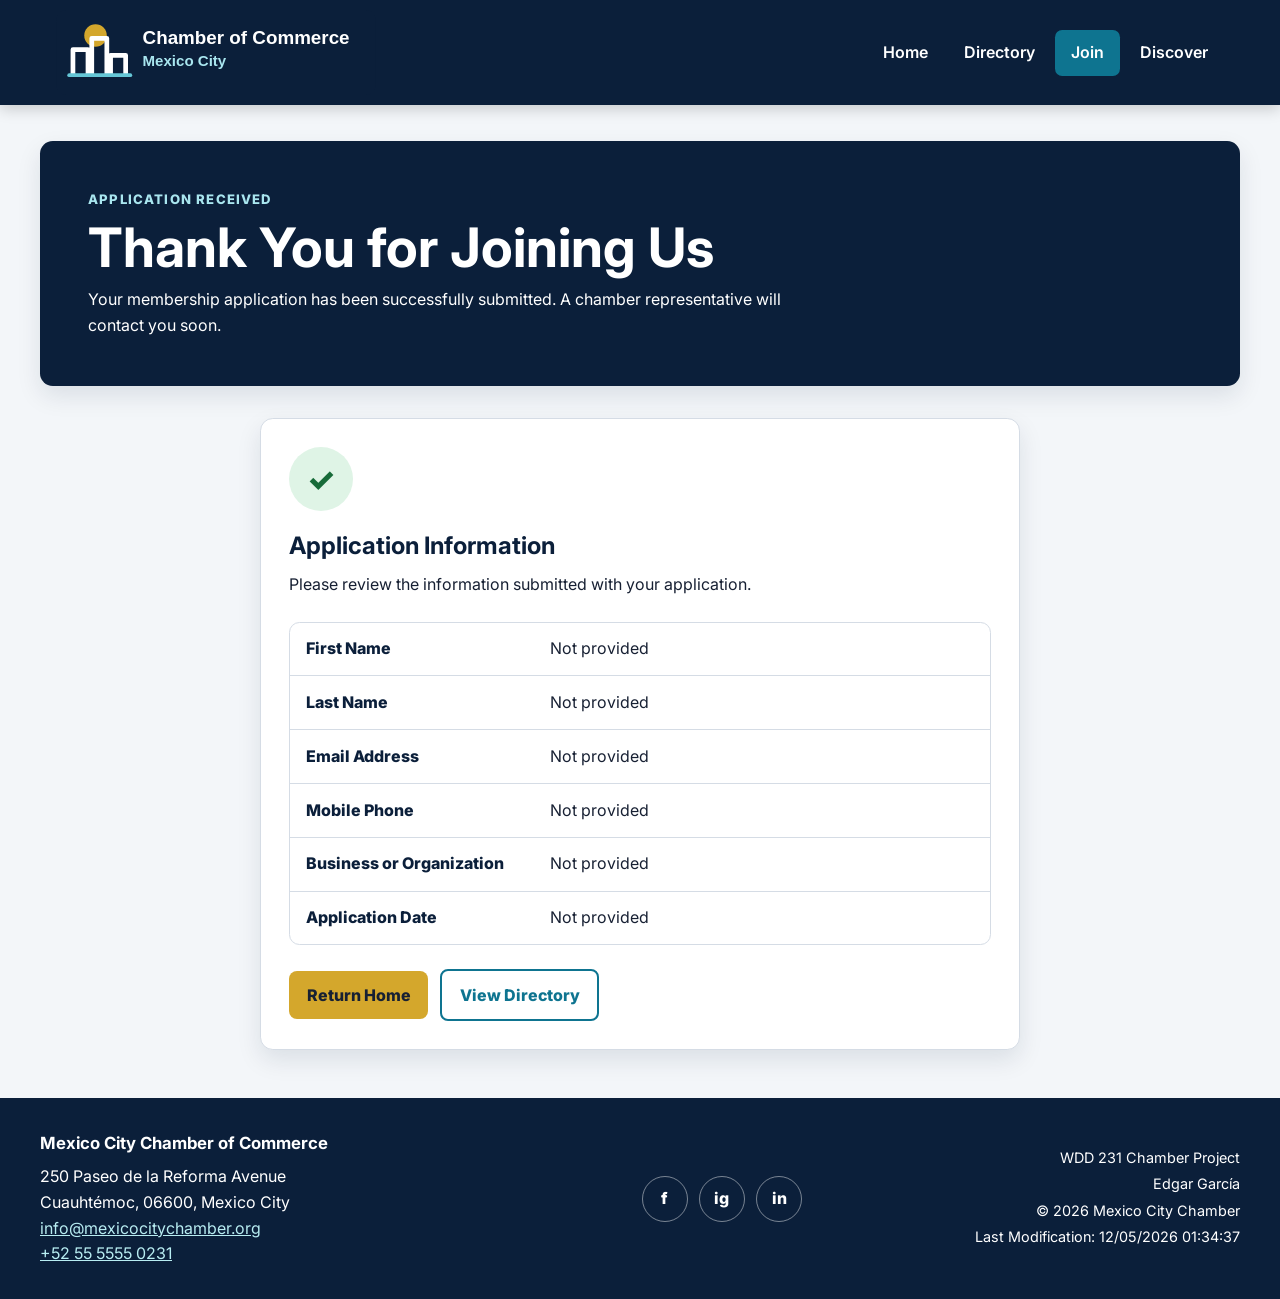
<file: chamber/thankyou.html>
<!DOCTYPE html>
<html lang="en-US">

<head>
    <meta charset="UTF-8">
    <meta name="viewport" content="width=device-width, initial-scale=1.0">

    <title>Thank You | Mexico City Chamber of Commerce</title>

    <meta name="description"
        content="Thank you for submitting a membership application to the Mexico City Chamber of Commerce.">

    <meta name="author" content="Edgar García">
    <meta name="theme-color" content="#0b1f3a">

    <link rel="canonical" href="https://edrigmorado.github.io/wdd231/chamber/thankyou.html">

    <meta property="og:title" content="Thank You | Mexico City Chamber of Commerce">
    <meta property="og:description"
        content="Your Mexico City Chamber of Commerce membership application has been received.">
    <meta property="og:image" content="https://edrigmorado.github.io/wdd231/chamber/images/social-preview.webp">
    <meta property="og:url" content="https://edrigmorado.github.io/wdd231/chamber/thankyou.html">
    <meta property="og:type" content="website">
    <meta property="og:locale" content="en_US">

    <link rel="icon" href="images/favicon.ico" sizes="any">
    <link rel="icon" href="images/favicon.svg" type="image/svg+xml">

    <link rel="preconnect" href="https://fonts.googleapis.com">
    <link rel="preconnect" href="https://fonts.gstatic.com" crossorigin>
    <link href="https://fonts.googleapis.com/css2?family=Inter:wght@400;600;700;800&amp;display=swap" rel="stylesheet">

    <link rel="stylesheet" href="styles/normalize.css">
    <link rel="stylesheet" href="styles/small.css">
    <link rel="stylesheet" href="styles/larger.css">

    <script src="scripts/navigation.js" defer></script>
    <script src="scripts/thankyou.js" defer></script>
    <script src="scripts/dates.js" defer></script>
</head>

<body>
    <header class="site-header">
        <div class="header-content">
            <a class="brand" href="index.html" aria-label="Mexico City Chamber of Commerce home page">
                <img src="images/logo.svg" alt="Mexico City Chamber of Commerce logo" width="340" height="90">
            </a>

            <button id="menuButton" class="menu-button" type="button" aria-label="Open navigation menu"
                aria-controls="primaryNav" aria-expanded="false">
                ☰
            </button>

            <nav id="primaryNav" class="primary-nav" aria-label="Primary navigation">
                <ul>
                    <li><a href="index.html">Home</a></li>
                    <li><a href="directory.html">Directory</a></li>
                    <li>
                        <a href="join.html" aria-current="page">Join</a>
                    </li>
                    <li><a href="discover.html">Discover</a></li>
                </ul>
            </nav>
        </div>
    </header>

    <main class="thankyou-main">
        <section class="page-heading">
            <p class="eyebrow">Application received</p>
            <h1>Thank You for Joining Us</h1>
            <p>
                Your membership application has been successfully submitted.
                A chamber representative will contact you soon.
            </p>
        </section>

        <section class="confirmation-card" aria-labelledby="confirmationTitle">
            <div class="confirmation-icon" aria-hidden="true">
                ✓
            </div>

            <h2 id="confirmationTitle">
                Application Information
            </h2>

            <p>
                Please review the information submitted with your application.
            </p>

            <dl id="submissionDetails" class="submission-details" aria-live="polite"></dl>

            <div class="thankyou-actions">
                <a class="cta-button" href="index.html">
                    Return Home
                </a>

                <a class="secondary-button" href="directory.html">
                    View Directory
                </a>
            </div>
        </section>
    </main>

    <footer class="site-footer">
        <div class="footer-content">
            <section class="footer-contact" aria-labelledby="thankyouContactTitle">
                <h2 id="thankyouContactTitle">
                    Mexico City Chamber of Commerce
                </h2>

                <address>
                    250 Paseo de la Reforma Avenue<br>
                    Cuauhtémoc, 06600, Mexico City<br>

                    <a href="mailto:info@mexicocitychamber.org">
                        info@mexicocitychamber.org
                    </a>
                    <br>

                    <a href="tel:+525555550231">
                        +52&nbsp;55&nbsp;5555&nbsp;0231
                    </a>
                </address>
            </section>

            <nav class="social-links" aria-label="Social media links">
                <a href="https://www.facebook.com/" target="_blank" rel="noopener noreferrer"
                    aria-label="Facebook">f</a>

                <a href="https://www.instagram.com/" target="_blank" rel="noopener noreferrer"
                    aria-label="Instagram">ig</a>

                <a href="https://www.linkedin.com/" target="_blank" rel="noopener noreferrer"
                    aria-label="LinkedIn">in</a>
            </nav>

            <section class="footer-development" aria-label="Development information">
                <p>WDD 231 Chamber Project</p>
                <p>Edgar García</p>
                <p>
                    &copy;
                    <span id="currentYear"></span>
                    Mexico City Chamber
                </p>
                <p>
                    Last Modification:
                    <span id="lastModified"></span>
                </p>
            </section>
        </div>
    </footer>
</body>

</html>
</file>
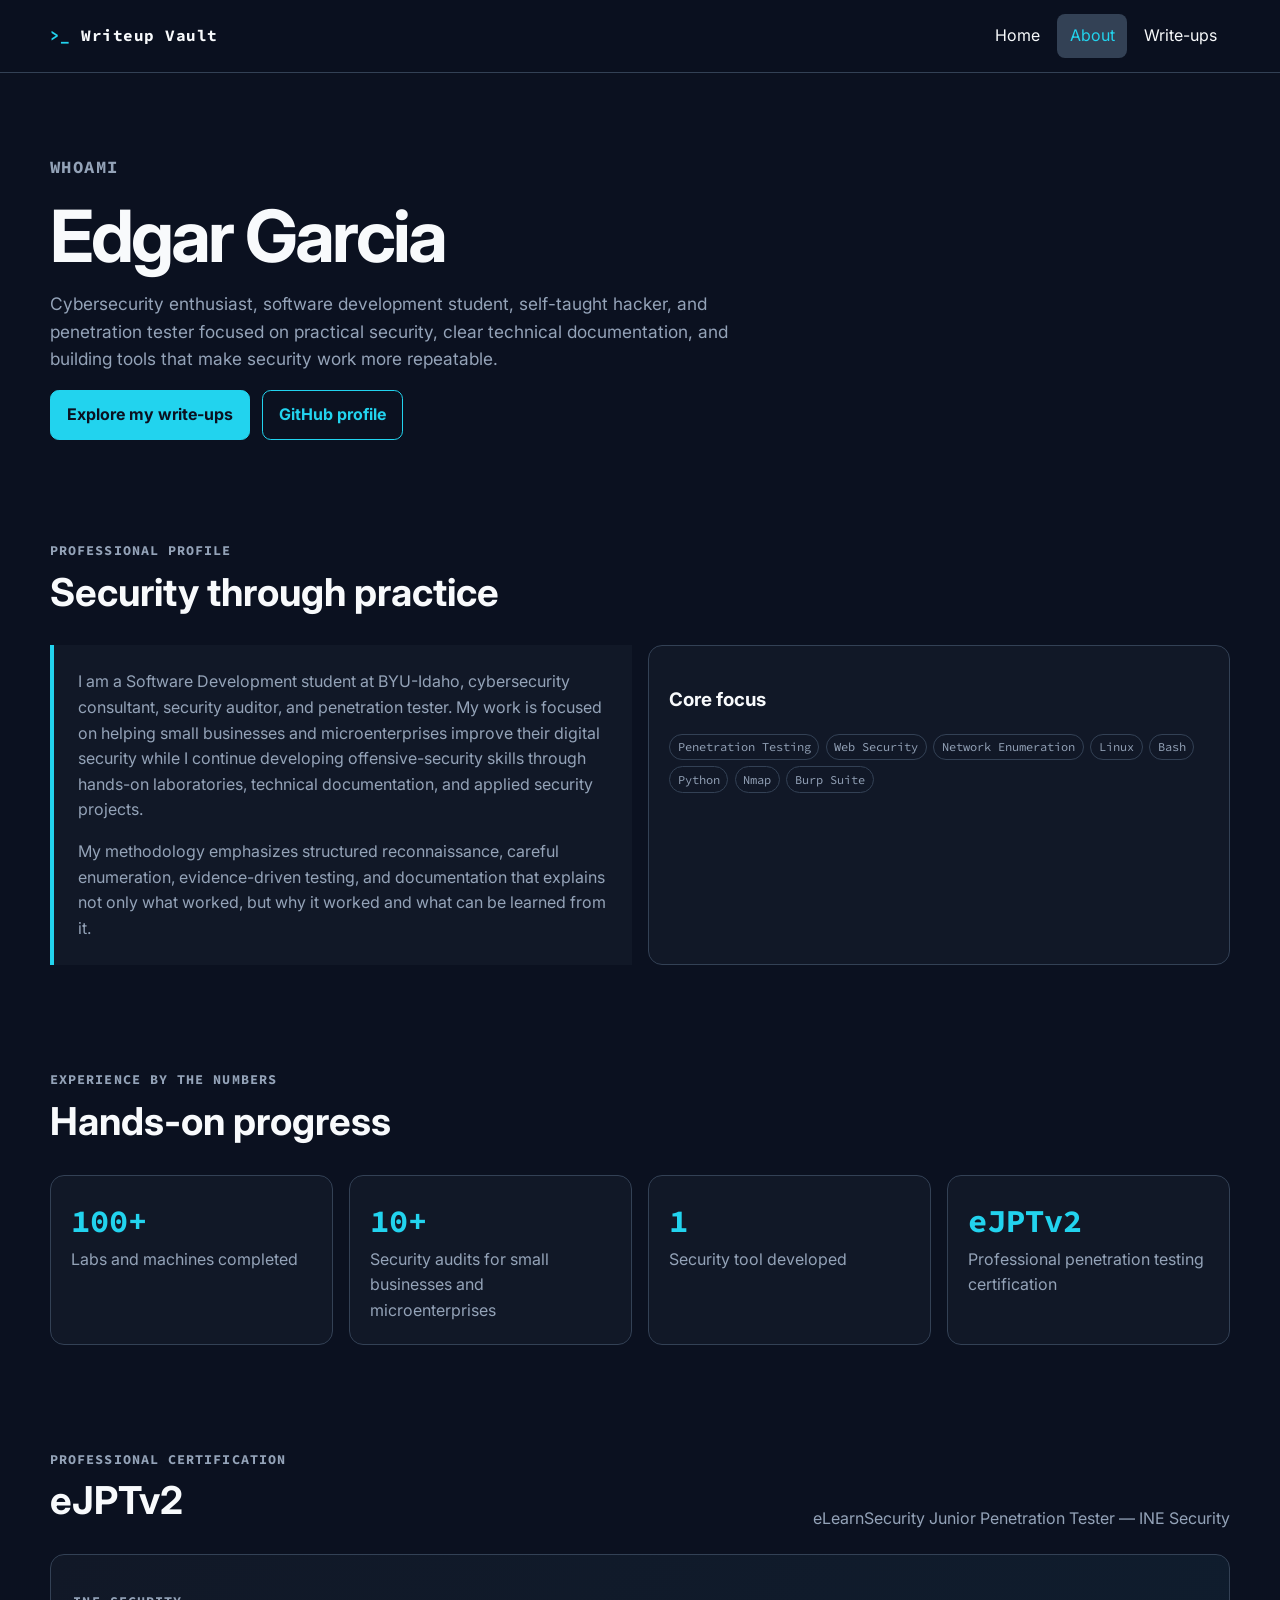
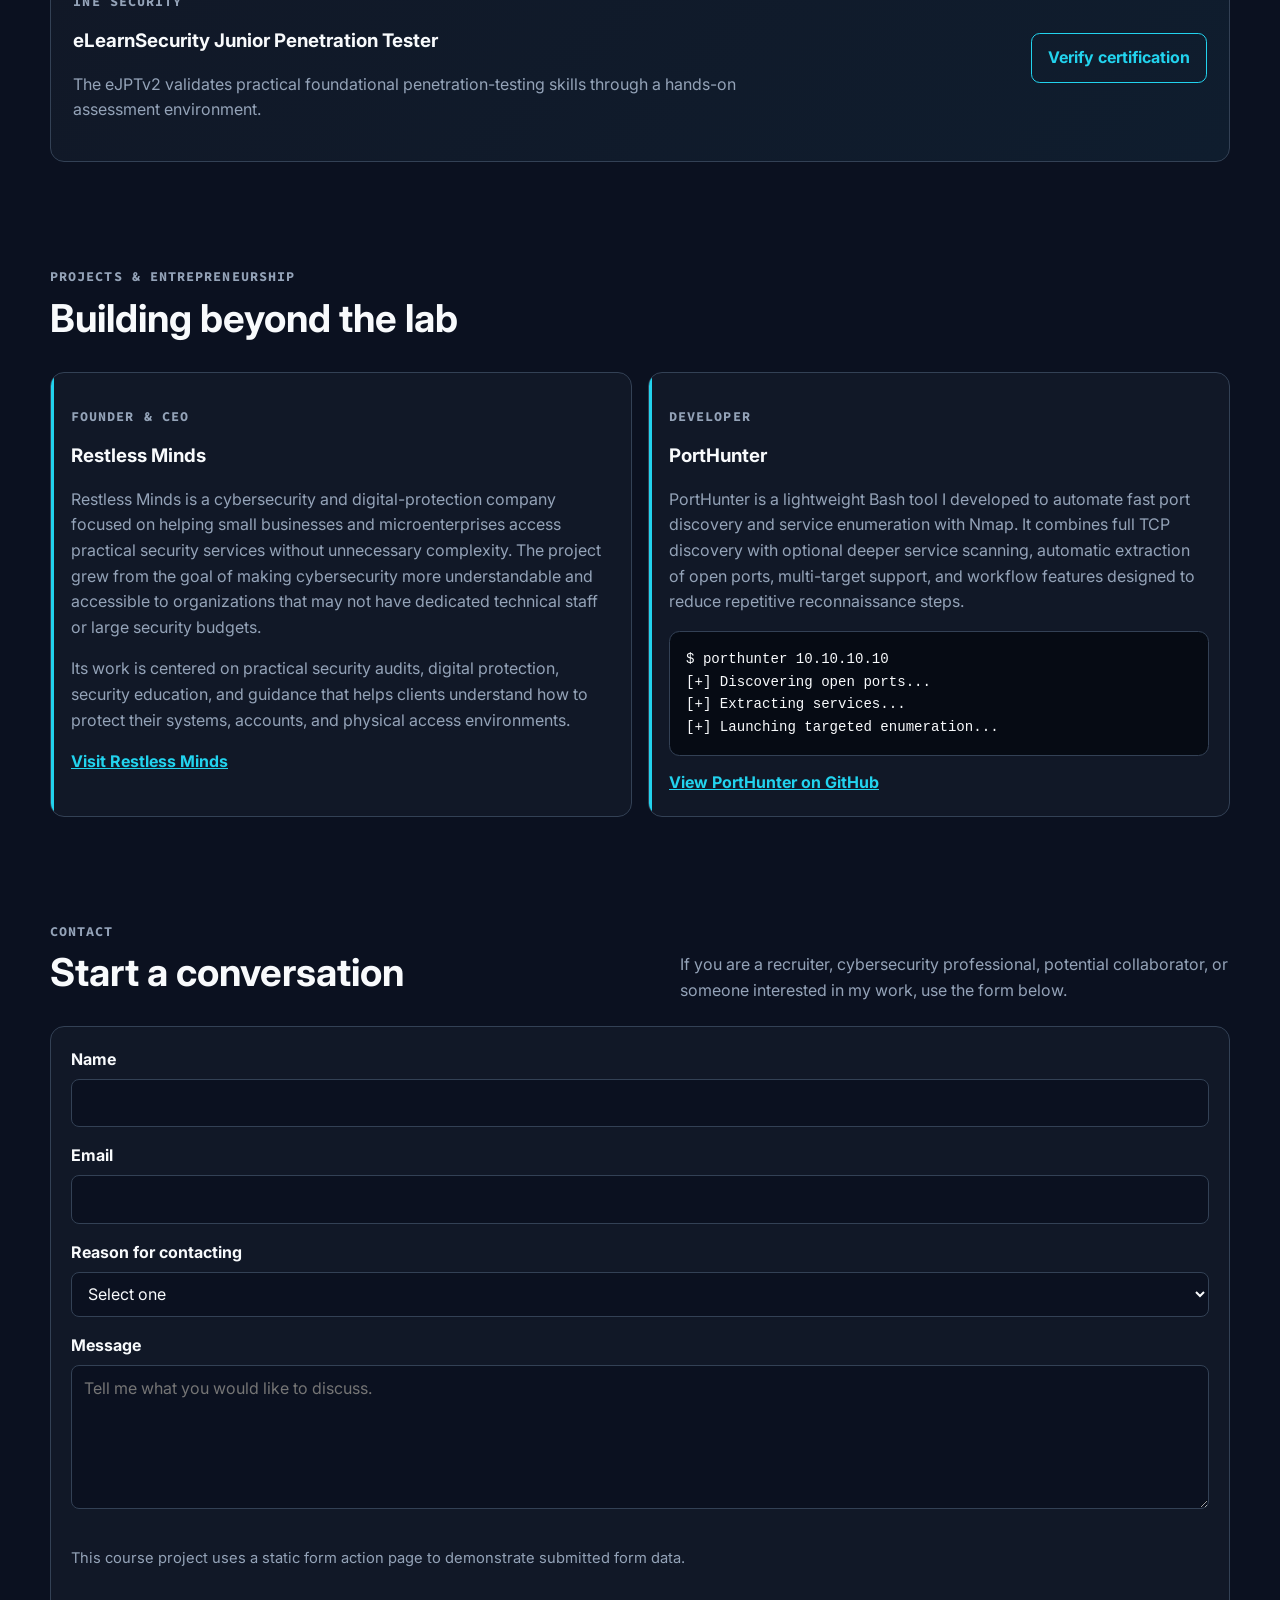
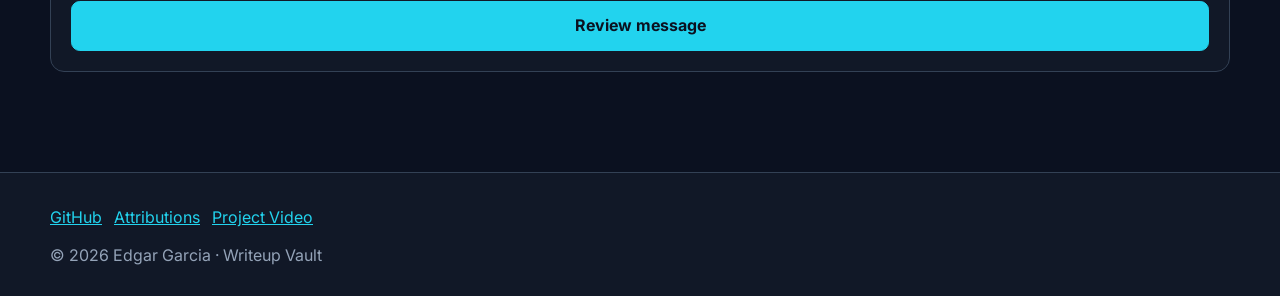
<file: finalproject/about.html>
<!doctype html>
<html lang="en">
<head>
  <meta charset="utf-8">
  <meta name="viewport" content="width=device-width, initial-scale=1">
  <title>About Edgar Garcia | Writeup Vault</title>
  <meta name="description" content="Meet Edgar Garcia, an eJPTv2-certified penetration tester, software development student, PortHunter developer, and founder of Restless Minds.">
  <meta name="author" content="Edgar Garcia">
  <meta property="og:title" content="About Edgar Garcia | Writeup Vault">
  <meta property="og:description" content="Cybersecurity profile, eJPTv2 certification, practical lab experience, PortHunter, and Restless Minds.">
  <meta property="og:type" content="profile">
  <meta property="og:site_name" content="Writeup Vault">
  <meta property="og:url" content="https://edrigmorado.github.io/wdd231/finalproject/about.html">
  <meta property="og:image" content="https://edrigmorado.github.io/wdd231/finalproject/images/social-card.png">
  <meta property="og:image:alt" content="Writeup Vault cybersecurity portfolio social preview">
  <link rel="preconnect" href="https://fonts.googleapis.com">
  <link rel="preconnect" href="https://fonts.gstatic.com" crossorigin>
  <link href="https://fonts.googleapis.com/css2?family=Inter:wght@400;500;600;700&amp;family=Source+Code+Pro:wght@400;600;700&amp;display=swap" rel="stylesheet">
  <link rel="icon" href="images/favicon.svg" type="image/svg+xml">
  <link rel="stylesheet" href="styles/base.css">
  <link rel="stylesheet" href="styles/larger.css">
  <script type="module" src="scripts/main.js"></script>
</head>
<body>
  <a class="skip-link" href="#main-content">Skip to main content</a>

  <header class="site-header">
    <div class="header-inner">
      <a class="brand" href="index.html"><span class="brand-mark">&gt;_</span> Writeup Vault</a>
      <button id="menu-button" class="menu-button" type="button" aria-expanded="false" aria-controls="primary-nav" aria-label="Open navigation menu">☰</button>
      <nav id="primary-nav" class="primary-nav" aria-label="Primary navigation">
        <ul>
          <li><a href="index.html">Home</a></li>
          <li><a href="about.html" aria-current="page">About</a></li>
          <li><a href="writeups.html">Write-ups</a></li>
        </ul>
      </nav>
    </div>
  </header>

  <main id="main-content">
    <section class="page-hero about-hero">
      <p class="eyebrow">whoami</p>
      <h1>Edgar Garcia</h1>
      <p>
        Cybersecurity enthusiast, software development student, self-taught hacker, and penetration tester focused on practical security, clear technical documentation, and building tools that make security work more repeatable.
      </p>
      <div class="hero-actions">
        <a class="button" href="writeups.html">Explore my write-ups</a>
        <a class="button button-secondary" href="https://github.com/EdrigMorado" target="_blank" rel="noopener">GitHub profile</a>
      </div>
    </section>

    <section class="section" aria-labelledby="profile-title">
      <div class="section-heading">
        <div>
          <p class="eyebrow">Professional Profile</p>
          <h2 id="profile-title">Security through practice</h2>
        </div>
      </div>

      <div class="about-grid">
        <div class="profile-summary profile-summary-large">
          <p>
            I am a Software Development student at BYU-Idaho, cybersecurity consultant, security auditor, and penetration tester. My work is focused on helping small businesses and microenterprises improve their digital security while I continue developing offensive-security skills through hands-on laboratories, technical documentation, and applied security projects.
          </p>
          <p>
            My methodology emphasizes structured reconnaissance, careful enumeration, evidence-driven testing, and documentation that explains not only what worked, but why it worked and what can be learned from it.
          </p>
        </div>

        <aside class="skill-panel" aria-labelledby="focus-title">
          <h3 id="focus-title">Core focus</h3>
          <div class="tag-row">
            <span class="tag">Penetration Testing</span>
            <span class="tag">Web Security</span>
            <span class="tag">Network Enumeration</span>
            <span class="tag">Linux</span>
            <span class="tag">Bash</span>
            <span class="tag">Python</span>
            <span class="tag">Nmap</span>
            <span class="tag">Burp Suite</span>
          </div>
        </aside>
      </div>
    </section>

    <section class="section" aria-labelledby="numbers-title">
      <div class="section-heading">
        <div>
          <p class="eyebrow">Experience by the numbers</p>
          <h2 id="numbers-title">Hands-on progress</h2>
        </div>
      </div>

      <div class="stats-grid about-stats">
        <div class="stat-card"><strong>100+</strong><span>Labs and machines completed</span></div>
        <div class="stat-card"><strong>10+</strong><span>Security audits for small businesses and microenterprises</span></div>
        <div class="stat-card"><strong>1</strong><span>Security tool developed</span></div>
        <div class="stat-card"><strong>eJPTv2</strong><span>Professional penetration testing certification</span></div>
      </div>
    </section>

    <section class="section" aria-labelledby="cert-title">
      <div class="section-heading">
        <div>
          <p class="eyebrow">Professional Certification</p>
          <h2 id="cert-title">eJPTv2</h2>
        </div>
        <p>eLearnSecurity Junior Penetration Tester — INE Security</p>
      </div>

      <article class="credential-card">
        <div>
          <p class="eyebrow">INE Security</p>
          <h3>eLearnSecurity Junior Penetration Tester</h3>
          <p>
            The eJPTv2 validates practical foundational penetration-testing skills through a hands-on assessment environment.
          </p>
        </div>
        <a class="button button-secondary" href="https://certs.ine.com/fea207cf-5b89-40b3-9681-42b5a47d816e" target="_blank" rel="noopener">Verify certification</a>
      </article>
    </section>

    <section id="projects" class="section" aria-labelledby="projects-title">
      <div class="section-heading">
        <div>
          <p class="eyebrow">Projects & Entrepreneurship</p>
          <h2 id="projects-title">Building beyond the lab</h2>
        </div>
      </div>

      <div class="project-grid">
        <article class="project-card project-card-featured">
          <p class="eyebrow">Founder & CEO</p>
          <h3>Restless Minds</h3>
          <p>
            Restless Minds is a cybersecurity and digital-protection company focused on helping small businesses and microenterprises access practical security services without unnecessary complexity. The project grew from the goal of making cybersecurity more understandable and accessible to organizations that may not have dedicated technical staff or large security budgets.
          </p>
          <p>
            Its work is centered on practical security audits, digital protection, security education, and guidance that helps clients understand how to protect their systems, accounts, and physical access environments.
          </p>
          <a class="text-link" href="https://edrigmorado.github.io/RestlessMinds/" target="_blank" rel="noopener">Visit Restless Minds</a>
        </article>

        <article class="project-card project-card-featured">
          <p class="eyebrow">Developer</p>
          <h3>PortHunter</h3>
          <p>
            PortHunter is a lightweight Bash tool I developed to automate fast port discovery and service enumeration with Nmap. It combines full TCP discovery with optional deeper service scanning, automatic extraction of open ports, multi-target support, and workflow features designed to reduce repetitive reconnaissance steps.
          </p>
          <pre class="terminal-sample"><code>$ porthunter 10.10.10.10
[+] Discovering open ports...
[+] Extracting services...
[+] Launching targeted enumeration...</code></pre>
          <a class="text-link" href="https://github.com/EdrigMorado/portHunter" target="_blank" rel="noopener">View PortHunter on GitHub</a>
        </article>
      </div>
    </section>

    <section class="section" aria-labelledby="contact-title">
      <div class="section-heading">
        <div>
          <p class="eyebrow">Contact</p>
          <h2 id="contact-title">Start a conversation</h2>
        </div>
        <p>If you are a recruiter, cybersecurity professional, potential collaborator, or someone interested in my work, use the form below.</p>
      </div>

      <div class="contact-card">
        <form class="contact-form" method="get" action="form-response.html">
          <div class="field">
            <label for="name">Name</label>
            <input id="name" name="name" type="text" autocomplete="name" required maxlength="80">
          </div>

          <div class="field">
            <label for="email">Email</label>
            <input id="email" name="email" type="email" autocomplete="email" required maxlength="120">
          </div>

          <div class="field">
            <label for="reason">Reason for contacting</label>
            <select id="reason" name="reason" required>
              <option value="">Select one</option>
              <option value="Recruiting opportunity">Recruiting opportunity</option>
              <option value="Cybersecurity collaboration">Cybersecurity collaboration</option>
              <option value="Security services">Security services</option>
              <option value="Write-up feedback">Write-up feedback</option>
              <option value="Other">Other</option>
            </select>
          </div>

          <div class="field">
            <label for="message">Message</label>
            <textarea id="message" name="message" required maxlength="1000" placeholder="Tell me what you would like to discuss."></textarea>
          </div>

          <p class="form-note">This course project uses a static form action page to demonstrate submitted form data.</p>
          <button class="button" type="submit">Review message</button>
        </form>
      </div>
    </section>
  </main>

  <footer class="site-footer">
    <div class="footer-inner">
      <ul class="footer-links">
        <li><a href="https://github.com/EdrigMorado" target="_blank" rel="noopener">GitHub</a></li>
        <li><a href="attributions.html">Attributions</a></li>
        <li><a data-video-link href="#">Project Video</a></li>
      </ul>
      <p>© <span data-current-year></span> Edgar Garcia · Writeup Vault</p>
    </div>
  </footer>
</body>
</html>
</file>
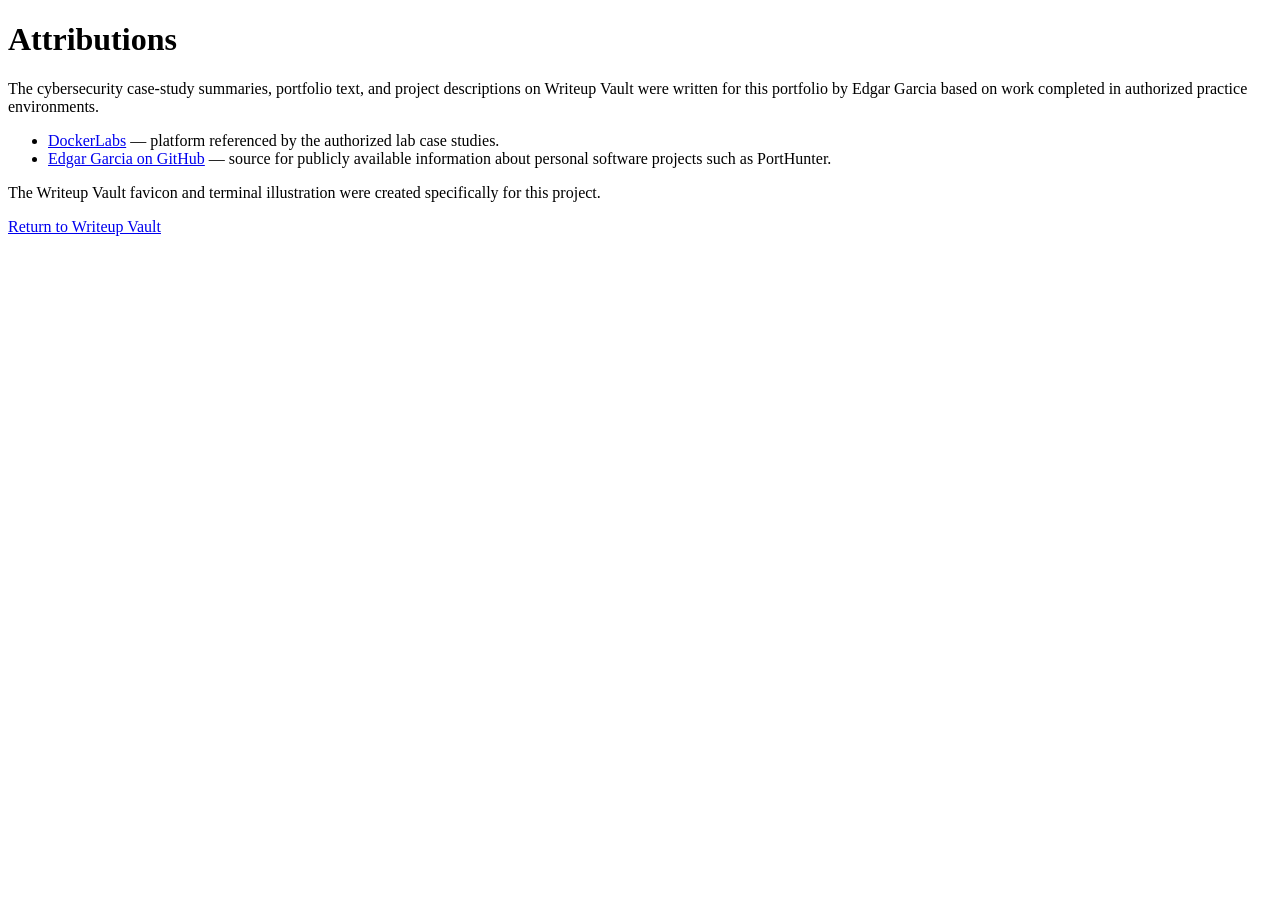
<file: finalproject/attributions.html>
<!doctype html>
<html lang="en">
<head>
  <meta charset="utf-8">
  <meta name="viewport" content="width=device-width, initial-scale=1">
  <title>Attributions | Writeup Vault</title>
  <meta name="description" content="Sources and attributions for the Writeup Vault cybersecurity portfolio.">
  <meta name="author" content="Edgar Garcia">
  <meta property="og:title" content="Attributions | Writeup Vault">
  <meta property="og:description" content="Sources and attributions for the Writeup Vault cybersecurity portfolio.">
  <meta property="og:type" content="website">
  <meta property="og:site_name" content="Writeup Vault">
  <meta property="og:url" content="https://edrigmorado.github.io/wdd231/finalproject/attributions.html">
  <meta property="og:image" content="https://edrigmorado.github.io/wdd231/finalproject/images/social-card.png">
  <meta property="og:image:alt" content="Writeup Vault cybersecurity portfolio social preview">
  <link rel="preconnect" href="https://fonts.googleapis.com">
  <link rel="preconnect" href="https://fonts.gstatic.com" crossorigin>
  <link href="https://fonts.googleapis.com/css2?family=Inter:wght@400;500;600;700&amp;family=Source+Code+Pro:wght@400;600;700&amp;display=swap" rel="stylesheet">
  <link rel="icon" href="images/favicon.svg" type="image/svg+xml">
</head>
<body>
  <main>
    <h1>Attributions</h1>

    <p>
      The cybersecurity case-study summaries, portfolio text, and project descriptions on Writeup Vault were written for this portfolio by Edgar Garcia based on work completed in authorized practice environments.
    </p>

    <ul>
      <li>
        <a href="https://dockerlabs.es/">DockerLabs</a>
        — platform referenced by the authorized lab case studies.
      </li>
      <li>
        <a href="https://github.com/EdrigMorado">Edgar Garcia on GitHub</a>
        — source for publicly available information about personal software projects such as PortHunter.
      </li>
    </ul>

    <p>
      The Writeup Vault favicon and terminal illustration were created specifically for this project.
    </p>

    <p><a href="index.html">Return to Writeup Vault</a></p>
  </main>
</body>
</html>
</file>
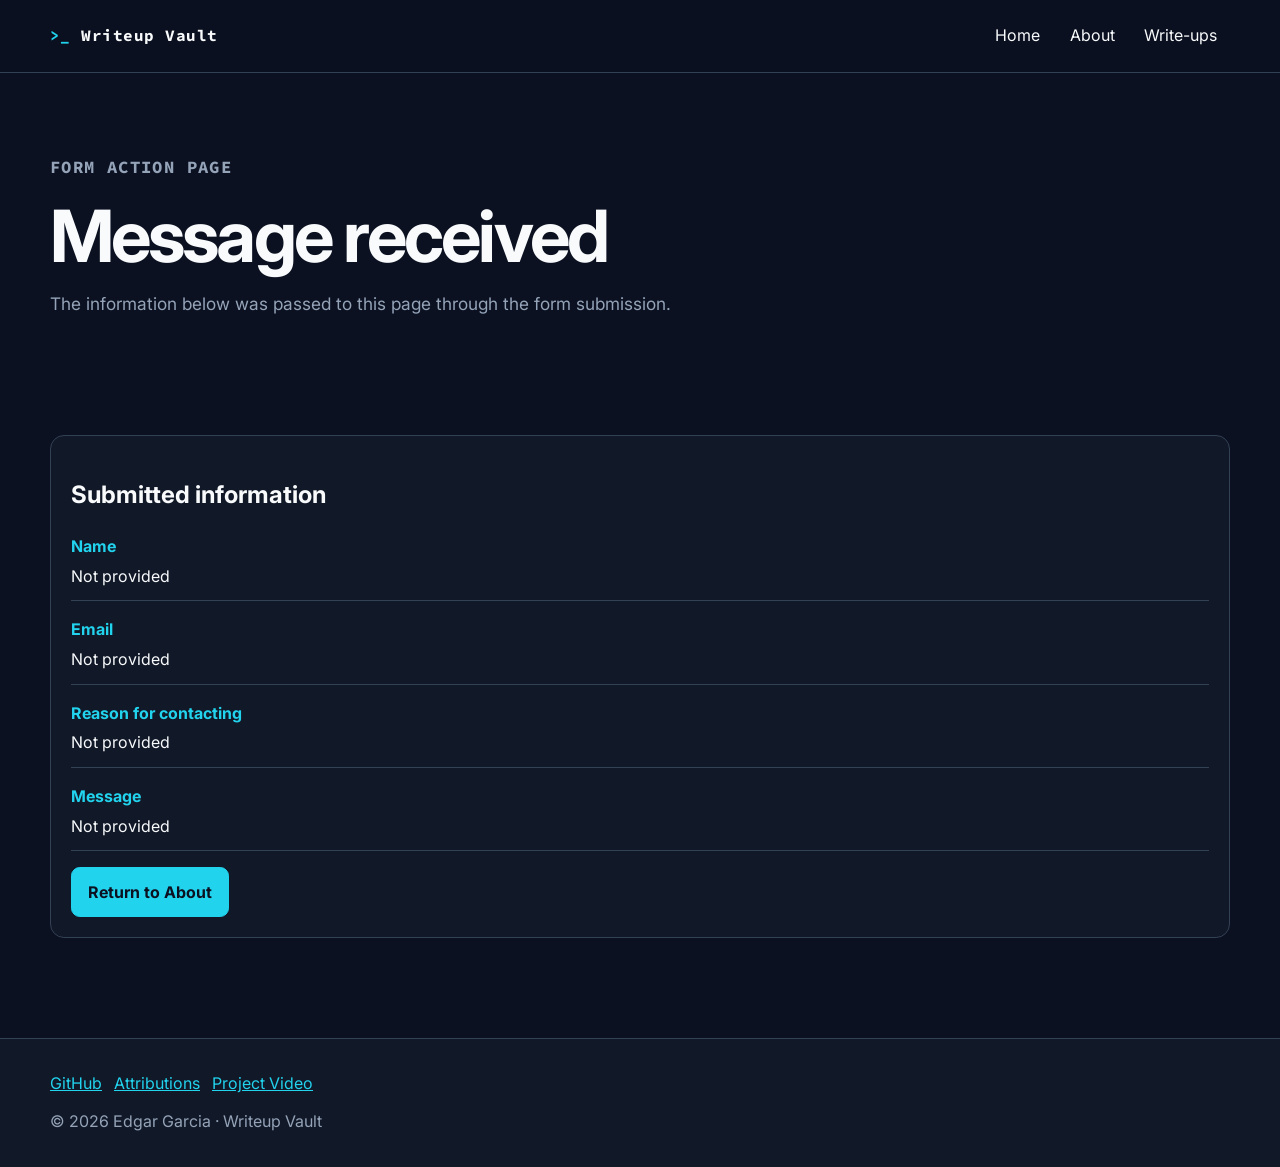
<file: finalproject/form-response.html>
<!doctype html>
<html lang="en">
<head>
  <meta charset="utf-8">
  <meta name="viewport" content="width=device-width, initial-scale=1">
  <title>Form Submission | Writeup Vault</title>
  <meta name="description" content="Review the information submitted through the Writeup Vault contact form.">
  <meta name="author" content="Edgar Garcia">
  <meta property="og:title" content="Form Submission | Writeup Vault">
  <meta property="og:description" content="Review the information submitted through the Writeup Vault contact form.">
  <meta property="og:type" content="website">
  <meta property="og:site_name" content="Writeup Vault">
  <meta property="og:url" content="https://edrigmorado.github.io/wdd231/finalproject/form-response.html">
  <meta property="og:image" content="https://edrigmorado.github.io/wdd231/finalproject/images/social-card.png">
  <meta property="og:image:alt" content="Writeup Vault cybersecurity portfolio social preview">
  <link rel="preconnect" href="https://fonts.googleapis.com">
  <link rel="preconnect" href="https://fonts.gstatic.com" crossorigin>
  <link href="https://fonts.googleapis.com/css2?family=Inter:wght@400;500;600;700&amp;family=Source+Code+Pro:wght@400;600;700&amp;display=swap" rel="stylesheet">
  <link rel="icon" href="images/favicon.svg" type="image/svg+xml">
  <link rel="stylesheet" href="styles/base.css">
  <link rel="stylesheet" href="styles/larger.css">
  <script type="module" src="scripts/main.js"></script>
  <script type="module" src="scripts/form-response.js"></script>
</head>
<body>
  <a class="skip-link" href="#main-content">Skip to main content</a>

  <header class="site-header">
    <div class="header-inner">
      <a class="brand" href="index.html"><span class="brand-mark">&gt;_</span> Writeup Vault</a>
      <button id="menu-button" class="menu-button" type="button" aria-expanded="false" aria-controls="primary-nav" aria-label="Open navigation menu">☰</button>
      <nav id="primary-nav" class="primary-nav" aria-label="Primary navigation">
        <ul>
          <li><a href="index.html">Home</a></li>
          <li><a href="about.html">About</a></li>
          <li><a href="writeups.html">Write-ups</a></li>
        </ul>
      </nav>
    </div>
  </header>

  <main id="main-content">
    <section class="page-hero">
      <p class="eyebrow">Form Action Page</p>
      <h1>Message received</h1>
      <p>The information below was passed to this page through the form submission.</p>
    </section>

    <section class="section" aria-labelledby="response-title">
      <div class="response-card">
        <h2 id="response-title">Submitted information</h2>
        <dl id="response-data" class="response-list"></dl>
        <a class="button" href="about.html">Return to About</a>
      </div>
    </section>
  </main>

  <footer class="site-footer">
    <div class="footer-inner">
      <ul class="footer-links">
        <li><a href="https://github.com/EdrigMorado" target="_blank" rel="noopener">GitHub</a></li>
        <li><a href="attributions.html">Attributions</a></li>
        <li><a data-video-link href="#">Project Video</a></li>
      </ul>
      <p>© <span data-current-year></span> Edgar Garcia · Writeup Vault</p>
    </div>
  </footer>
</body>
</html>
</file>
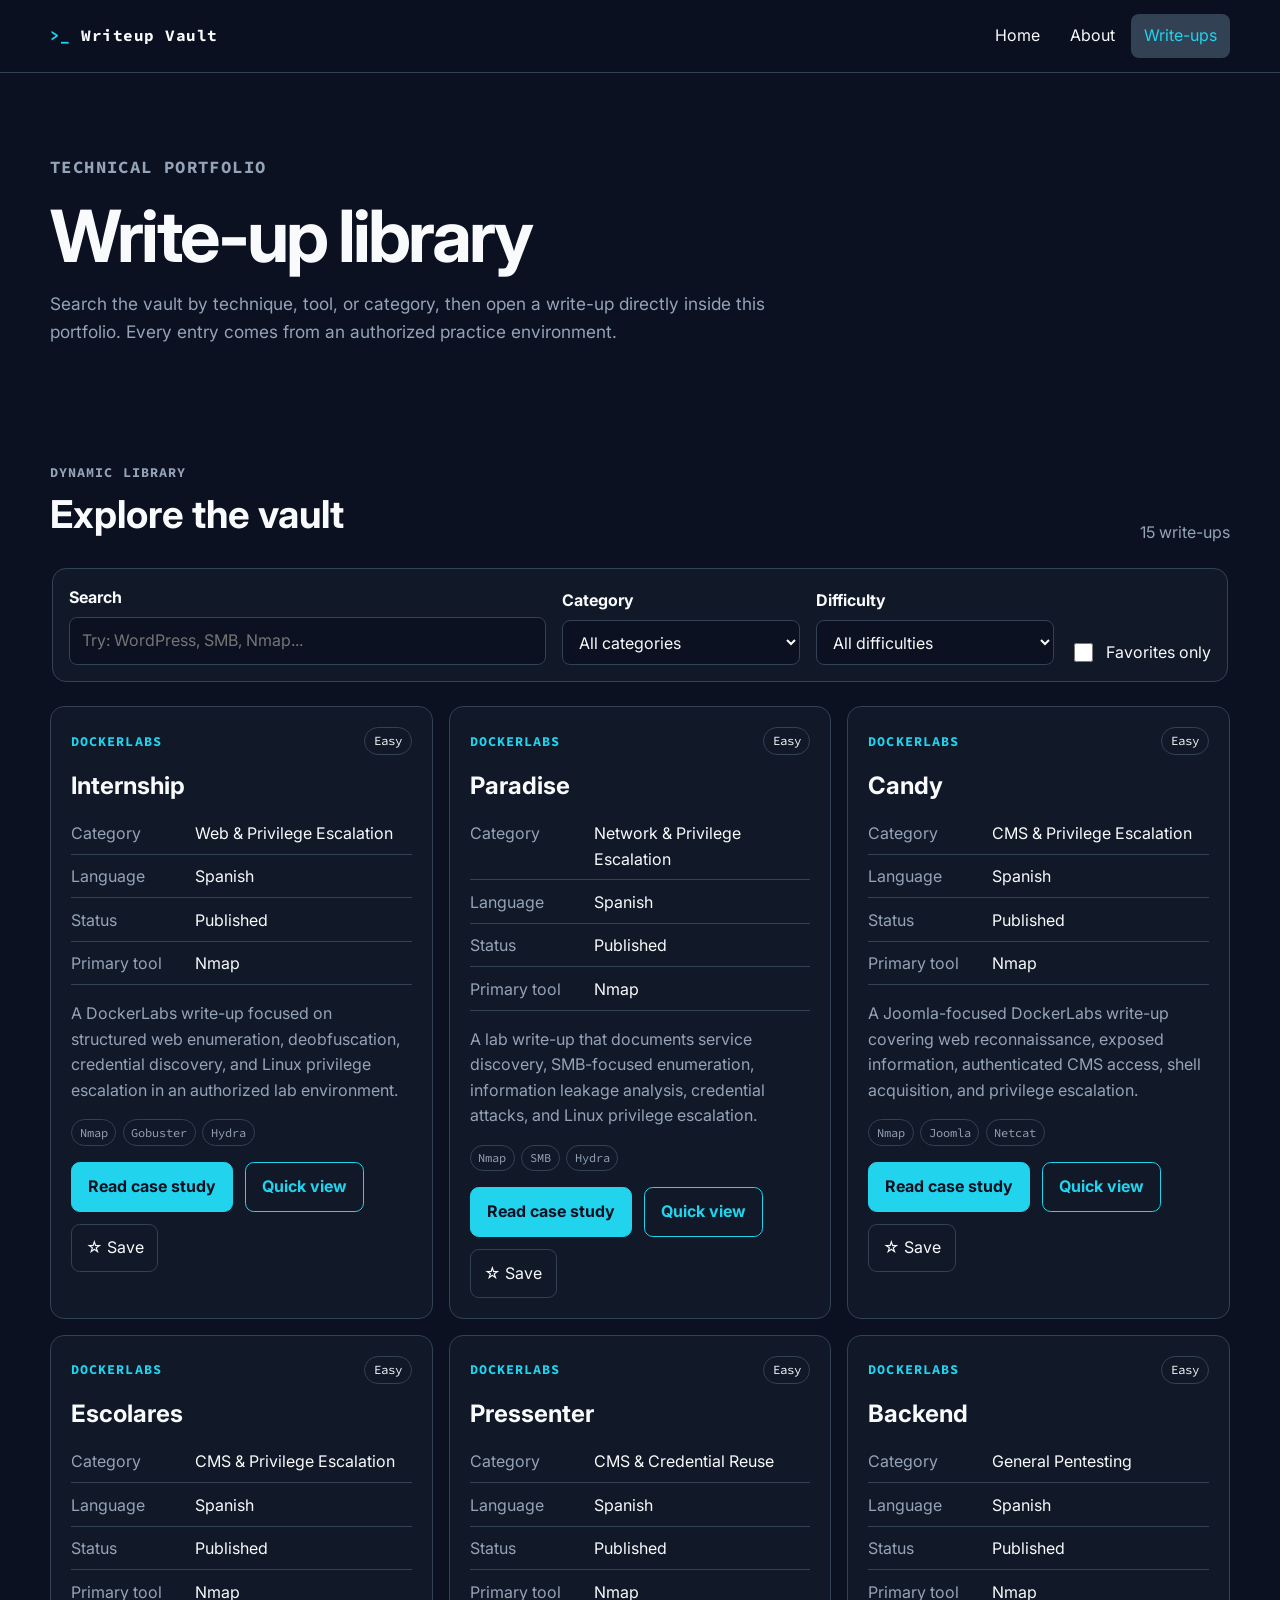
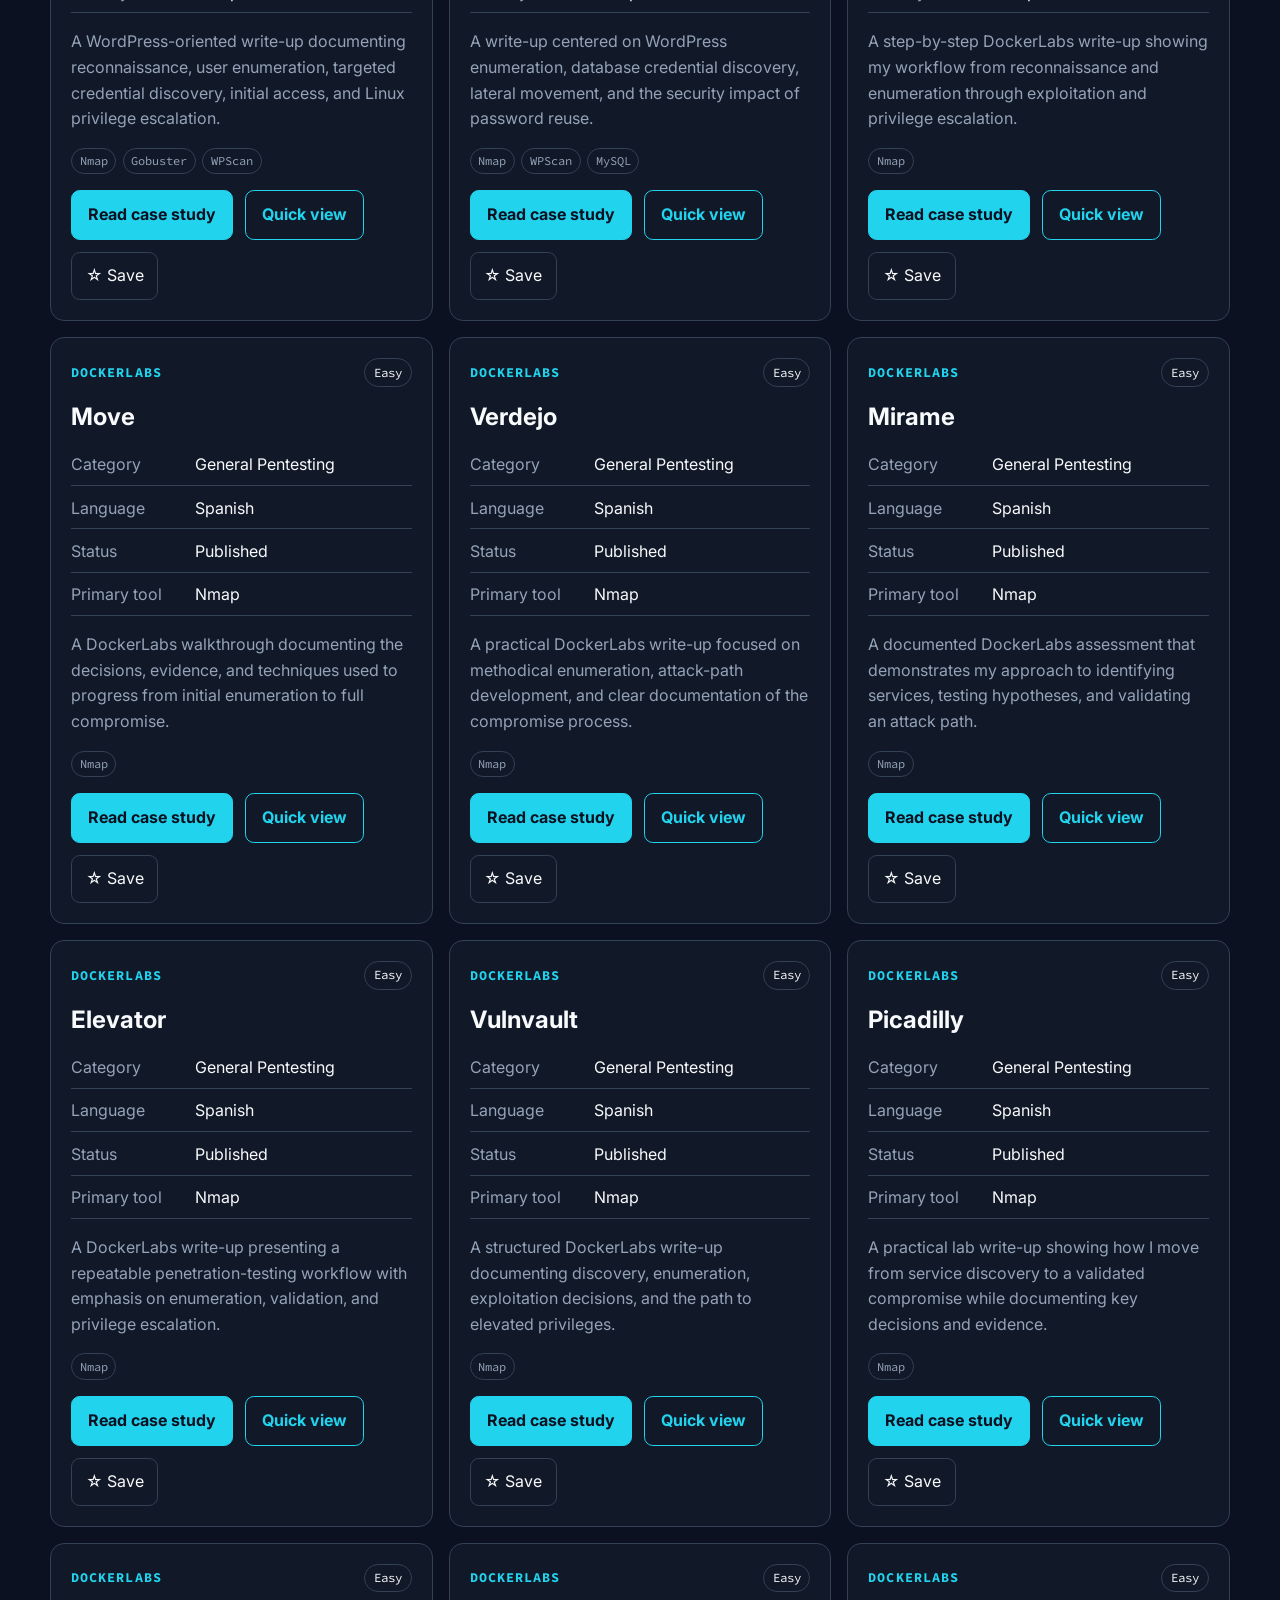
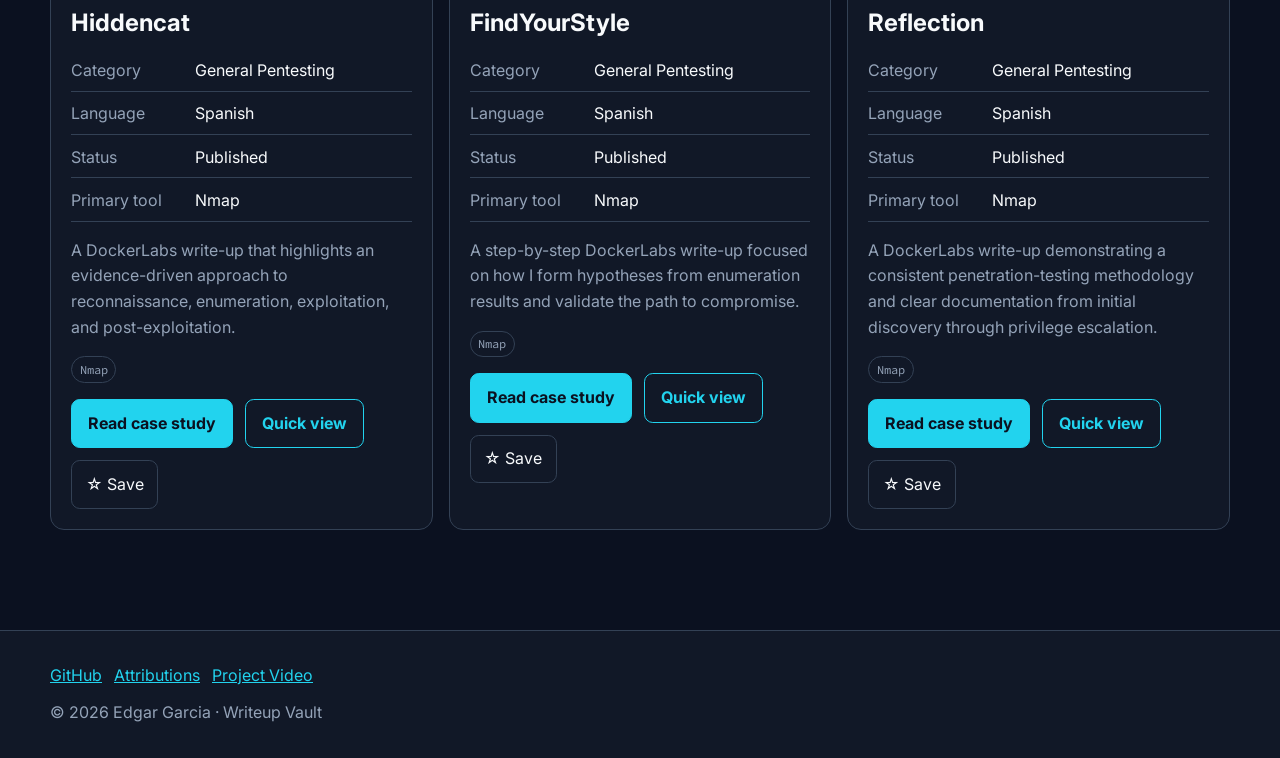
<file: finalproject/writeups.html>
<!doctype html>
<html lang="en">
<head>
  <meta charset="utf-8">
  <meta name="viewport" content="width=device-width, initial-scale=1">
  <title>Penetration Testing Write-ups | Writeup Vault</title>
  <meta name="description" content="Browse and read Edgar Garcia's penetration testing write-ups from authorized cybersecurity laboratories directly inside Writeup Vault.">
  <meta name="author" content="Edgar Garcia">
  <meta property="og:title" content="Penetration Testing Write-ups | Writeup Vault">
  <meta property="og:description" content="Search, filter, and read documented penetration-testing labs without leaving the portfolio.">
  <meta property="og:type" content="website">
  <meta property="og:site_name" content="Writeup Vault">
  <meta property="og:url" content="https://edrigmorado.github.io/wdd231/finalproject/writeups.html">
  <meta property="og:image" content="https://edrigmorado.github.io/wdd231/finalproject/images/social-card.png">
  <meta property="og:image:alt" content="Writeup Vault cybersecurity portfolio social preview">
  <link rel="preconnect" href="https://fonts.googleapis.com">
  <link rel="preconnect" href="https://fonts.gstatic.com" crossorigin>
  <link href="https://fonts.googleapis.com/css2?family=Inter:wght@400;500;600;700&amp;family=Source+Code+Pro:wght@400;600;700&amp;display=swap" rel="stylesheet">
  <link rel="icon" href="images/favicon.svg" type="image/svg+xml">
  <link rel="stylesheet" href="styles/base.css">
  <link rel="stylesheet" href="styles/larger.css">
  <script type="module" src="scripts/main.js"></script>
  <script type="module" src="scripts/writeups.js"></script>
</head>
<body>
  <a class="skip-link" href="#main-content">Skip to main content</a>

  <header class="site-header">
    <div class="header-inner">
      <a class="brand" href="index.html"><span class="brand-mark">&gt;_</span> Writeup Vault</a>
      <button id="menu-button" class="menu-button" type="button" aria-expanded="false" aria-controls="primary-nav" aria-label="Open navigation menu">☰</button>
      <nav id="primary-nav" class="primary-nav" aria-label="Primary navigation">
        <ul>
          <li><a href="index.html">Home</a></li>
          <li><a href="about.html">About</a></li>
          <li><a href="writeups.html" aria-current="page">Write-ups</a></li>
        </ul>
      </nav>
    </div>
  </header>

  <main id="main-content">
    <section id="library-view">
      <div class="page-hero">
        <p class="eyebrow">Technical Portfolio</p>
        <h1>Write-up library</h1>
        <p>
          Search the vault by technique, tool, or category, then open a write-up directly inside this portfolio. Every entry comes from an authorized practice environment.
        </p>
      </div>

      <section class="section" aria-labelledby="library-title">
        <div class="section-heading">
          <div>
            <p class="eyebrow">Dynamic library</p>
            <h2 id="library-title">Explore the vault</h2>
          </div>
          <p id="result-count">Loading write-ups...</p>
        </div>

        <fieldset class="filters">
          <legend class="sr-only">Filter write-ups</legend>

          <div class="field">
            <label for="writeup-search">Search</label>
            <input id="writeup-search" type="search" placeholder="Try: WordPress, SMB, Nmap..." autocomplete="off">
          </div>

          <div class="field">
            <label for="category-filter">Category</label>
            <select id="category-filter">
              <option value="">All categories</option>
            </select>
          </div>

          <div class="field">
            <label for="difficulty-filter">Difficulty</label>
            <select id="difficulty-filter">
              <option value="">All difficulties</option>
            </select>
          </div>

          <label class="checkbox-field" for="favorites-only">
            <input id="favorites-only" type="checkbox">
            Favorites only
          </label>
        </fieldset>

        <p id="library-status" class="sr-only" aria-live="polite"></p>
        <div id="writeup-grid" class="writeup-grid"></div>
      </section>
    </section>

    <article id="reader-view" class="writeup-reader" hidden aria-live="polite">
      <div class="reader-toolbar">
        <a class="button button-secondary" href="writeups.html">← Back to all write-ups</a>
        <button id="reader-favorite" class="favorite-button" type="button" aria-pressed="false">☆ Save</button>
      </div>
      <div id="reader-content"></div>
    </article>
  </main>

  <dialog id="writeup-dialog">
    <div class="dialog-header">
      <button id="dialog-close" class="dialog-close" type="button" aria-label="Close write-up details">✕</button>
    </div>
    <div id="dialog-content"></div>
  </dialog>

  <footer class="site-footer">
    <div class="footer-inner">
      <ul class="footer-links">
        <li><a href="https://github.com/EdrigMorado" target="_blank" rel="noopener">GitHub</a></li>
        <li><a href="attributions.html">Attributions</a></li>
        <li><a data-video-link href="#">Project Video</a></li>
      </ul>
      <p>© <span data-current-year></span> Edgar Garcia · Writeup Vault</p>
    </div>
  </footer>
</body>
</html>
</file>
<file: styles/small.css>
:root {
    --primary-color: #1f2937;
    --secondary-color: #374151;
    --accent-color: #2563eb;
    --light-color: #f3f4f6;
    --white-color: #ffffff;
    --text-color: #111827;
    --completed-color: #dbeafe;
    --border-color: #d1d5db;
}

* {
    box-sizing: border-box;
}

body {
    margin: 0;
    font-family: "Roboto", Arial, sans-serif;
    color: var(--text-color);
    background-color: var(--white-color);
}

header {
    display: flex;
    justify-content: space-between;
    align-items: center;
    padding: 1rem;
    background-color: var(--light-color);
}

.site-branding {
    display: flex;
    align-items: center;
    gap: 0.75rem;
}

.site-branding span {
    font-size: 1.2rem;
    font-weight: 700;
}

#menuButton {
    font-size: 1.8rem;
    padding: 0.35rem 0.75rem;
    border: 1px solid var(--border-color);
    background-color: var(--white-color);
    color: var(--text-color);
    cursor: pointer;
}

nav {
    background-color: var(--primary-color);
}

nav ul {
    display: none;
    flex-direction: column;
    margin: 0;
    padding: 0;
    list-style: none;
}

nav ul.open {
    display: flex;
}

nav a {
    display: block;
    padding: 1rem;
    color: var(--white-color);
    text-decoration: none;
    font-weight: 500;
    border-top: 1px solid var(--secondary-color);
}

nav a:hover,
nav a.active {
    background-color: var(--accent-color);
}

main {
    max-width: 1100px;
    margin: 0 auto;
    padding: 1rem;
}

h1 {
    margin-top: 0.5rem;
}

.main-grid {
    display: grid;
    gap: 1rem;
}

section {
    border: 1px solid var(--border-color);
    background-color: var(--light-color);
}

section h2 {
    margin: 0;
    padding: 0.6rem;
    font-size: 1rem;
    text-align: center;
    color: var(--white-color);
    background-color: var(--primary-color);
}

section p {
    padding: 1rem;
    line-height: 1.6;
}

.photo-card {
    text-align: center;
}

.photo-card img {
    width: 100%;
    max-width: 260px;
    height: auto;
    margin: 1rem;
    border-radius: 6px;
}

.courses-card {
    grid-column: 1 / -1;
}

.course-buttons {
    display: grid;
    grid-template-columns: 1fr;
    gap: 0.5rem;
    padding: 1rem;
}

.course-buttons button {
    padding: 0.7rem;
    font-weight: 700;
    border: 1px solid var(--primary-color);
    border-radius: 6px;
    background-color: var(--white-color);
    color: var(--text-color);
    cursor: pointer;
}

.course-buttons button:hover {
    background-color: var(--accent-color);
    color: var(--white-color);
}

.course-container {
    display: grid;
    gap: 0.75rem;
    padding: 0 1rem 1rem;
}

.course-card {
    padding: 0.8rem;
    text-align: center;
    border: 1px solid var(--border-color);
    border-radius: 6px;
    background-color: var(--white-color);
}

.course-card h3 {
    margin: 0.25rem 0;
    font-size: 1rem;
}

.course-card p {
    margin: 0.35rem 0;
    padding: 0;
    line-height: 1.4;
}

.course-card.completed {
    background-color: var(--completed-color);
    border-color: var(--accent-color);
}

.course-card.completed::after {
    content: "Completed";
    display: block;
    margin-top: 0.5rem;
    font-size: 0.85rem;
    font-weight: 700;
    color: var(--accent-color);
}

#totalCredits {
    text-align: center;
    font-weight: 700;
}

footer {
    padding: 1rem;
    text-align: center;
    background-color: var(--light-color);
}

.social-links {
    display: flex;
    justify-content: center;
    flex-wrap: wrap;
    gap: 1rem;
    margin-bottom: 0.75rem;
}

.social-links a {
    color: var(--primary-color);
    font-weight: 700;
    text-decoration: none;
}

.social-links a:hover {
    color: var(--accent-color);
    text-decoration: underline;
}
</file>
<file: styles/larger.css>
@media screen and (min-width: 700px) {
    header {
        padding: 1rem 2rem;
    }

    #menuButton {
        display: none;
    }

    nav ul {
        display: flex;
        flex-direction: row;
    }

    nav li {
        flex: 1;
    }

    nav a {
        text-align: center;
        border-top: none;
    }

    .main-grid {
        grid-template-columns: 2fr 1fr;
    }

    .course-buttons {
        grid-template-columns: repeat(3, 1fr);
    }

    .course-container {
        grid-template-columns: repeat(3, 1fr);
    }

    .about-card {
        min-height: 250px;
    }

    .photo-card {
        min-height: 250px;
    }
}
</file>
<file: chamber/styles/small.css>
:root {
  --primary: #0b1f3a;
  --secondary: #0e7490;
  --accent: #d4a72c;
  --background: #f3f6f9;
  --surface: #ffffff;
  --text: #172033;
  --muted: #5d6675;
  --border: #d5dce5;
  --silver: #697586;
  --gold: #9b6b00;
  --shadow: 0 10px 24px rgb(11 31 58 / 10%);
  --radius: 0.8rem;
}

body {
  min-width: 320px;
  background-color: var(--background);
  color: var(--text);
  font-family: "Inter", Arial, sans-serif;
  line-height: 1.6;
}

body,
button,
a {
  -webkit-tap-highlight-color: transparent;
}

a {
  color: var(--secondary);
}

a:hover {
  color: var(--primary);
}

.site-header {
  position: sticky;
  top: 0;
  z-index: 10;
  background-color: var(--primary);
  box-shadow: 0 4px 14px rgb(0 0 0 / 18%);
}

.header-content {
  position: relative;
  max-width: 1200px;
  margin: 0 auto;
  padding: 0.65rem 1rem;
}

.brand {
  display: inline-block;
  width: min(265px, calc(100% - 64px));
}

.brand img {
  width: 100%;
  height: auto;
}

.menu-button {
  position: absolute;
  top: 0.75rem;
  right: 1rem;
  z-index: 2;
  display: grid;
  width: 48px;
  height: 48px;
  padding: 0;
  place-items: center;
  border: 1px solid rgb(255 255 255 / 50%);
  border-radius: 0.55rem;
  background-color: transparent;
  color: #ffffff;
  cursor: pointer;
  font-size: 1.55rem;
  line-height: 1;
}

.menu-button:hover,
.menu-button:focus-visible {
  background-color: rgb(255 255 255 / 12%);
}

.primary-nav {
  display: none;
  padding-top: 0.75rem;
}

.primary-nav.open {
  display: block;
}

.primary-nav ul {
  margin: 0;
  padding: 0;
  list-style: none;
}

.primary-nav a {
  display: block;
  padding: 0.8rem 0.9rem;
  border-radius: 0.45rem;
  color: #ffffff;
  text-decoration: none;
  font-weight: 600;
}

.primary-nav a:hover,
.primary-nav a:focus-visible,
.primary-nav a[aria-current="page"] {
  background-color: var(--secondary);
  color: #ffffff;
}

main {
  width: min(1200px, calc(100% - 2rem));
  margin: 0 auto;
  padding: 1.5rem 0 3rem;
}

.page-heading {
  padding: 2rem 1.25rem;
  border-radius: var(--radius);
  background-color: var(--primary);
  color: #ffffff;
  box-shadow: var(--shadow);
}

.page-heading h1 {
  margin-bottom: 0.55rem;
  color: #ffffff;
  font-size: clamp(2rem, 9vw, 3.4rem);
  line-height: 1.1;
}

.page-heading p:last-child {
  max-width: 720px;
  margin-bottom: 0;
}

.eyebrow {
  margin-bottom: 0.5rem;
  color: #a9e6ef;
  font-size: 0.82rem;
  font-weight: 800;
  letter-spacing: 0.09em;
  text-transform: uppercase;
}

.directory-section {
  padding-top: 2.25rem;
}

.directory-toolbar {
  display: flex;
  flex-direction: column;
  gap: 1rem;
  margin-bottom: 1.25rem;
}

.directory-toolbar h2 {
  margin-bottom: 0.2rem;
  font-size: 1.75rem;
}

.directory-toolbar p {
  margin-bottom: 0;
  color: var(--muted);
}

.view-buttons {
  display: flex;
  flex-wrap: wrap;
  gap: 0.6rem;
}

.view-button {
  min-height: 44px;
  padding: 0.65rem 0.9rem;
  border: 1px solid var(--border);
  border-radius: 0.5rem;
  background-color: var(--surface);
  color: var(--primary);
  cursor: pointer;
  font-weight: 700;
}

.view-button:hover,
.view-button:focus-visible,
.view-button.active {
  border-color: var(--secondary);
  background-color: var(--secondary);
  color: #ffffff;
}

.member-cards.grid {
  display: grid;
  grid-template-columns: 1fr;
  gap: 1rem;
}

.member-card {
  overflow: hidden;
  border: 1px solid var(--border);
  border-top: 5px solid var(--secondary);
  border-radius: var(--radius);
  background-color: var(--surface);
  box-shadow: var(--shadow);
}

.member-card.level-2 {
  border-top-color: var(--silver);
}

.member-card.level-3 {
  border-top-color: var(--gold);
}

.member-card > img {
  width: 100%;
  height: auto;
  aspect-ratio: 16 / 9;
  object-fit: cover;
  background-color: #e8edf3;
}

.member-content {
  padding: 1.1rem;
}

.member-heading {
  margin-bottom: 0.85rem;
}

.member-category {
  margin-bottom: 0.15rem;
  color: var(--secondary);
  font-size: 0.78rem;
  font-weight: 800;
  letter-spacing: 0.06em;
  text-transform: uppercase;
}

.member-card h3 {
  margin-bottom: 0.45rem;
  color: var(--primary);
  font-size: 1.25rem;
  line-height: 1.25;
}

.membership-badge {
  display: inline-block;
  padding: 0.18rem 0.55rem;
  border-radius: 999px;
  background-color: #e6f3f6;
  color: #075b70;
  font-size: 0.76rem;
  font-weight: 800;
}

.level-2 .membership-badge {
  background-color: #edf0f4;
  color: #4d5968;
}

.level-3 .membership-badge {
  background-color: #fff3c9;
  color: #735000;
}

.member-description {
  color: var(--muted);
}

.member-card address {
  margin-bottom: 0.65rem;
  font-style: normal;
}

.member-card p {
  margin-bottom: 0.55rem;
}

.member-card p:last-child {
  margin-bottom: 0;
}

.member-card a {
  overflow-wrap: anywhere;
  font-weight: 700;
}

.member-cards.list {
  display: block;
}

.member-cards.list .member-card {
  margin-bottom: 0.8rem;
  border-top: 1px solid var(--border);
  border-left: 5px solid var(--secondary);
}

.member-cards.list .member-card.level-2 {
  border-left-color: var(--silver);
}

.member-cards.list .member-card.level-3 {
  border-left-color: var(--gold);
}

.member-cards.list .member-card > img,
.member-cards.list .member-description {
  display: none;
}

.member-cards.list .member-content {
  padding: 1rem;
}

.loading-message,
.error-message {
  grid-column: 1 / -1;
  padding: 1rem;
  border-radius: var(--radius);
  background-color: var(--surface);
}

.error-message {
  border-left: 5px solid #a51d2d;
}

/* Home page */

.home-main {
  display: grid;
  gap: 2.25rem;
}

.hero {
  position: relative;
  overflow: hidden;
  min-height: 500px;
  border-radius: var(--radius);
  background-color: var(--primary);
  box-shadow: var(--shadow);
}

.hero > img {
  width: 100%;
  height: 500px;
  object-fit: cover;
}

.hero-content {
  position: absolute;
  right: 1rem;
  bottom: 1rem;
  left: 1rem;
  max-width: 680px;
  padding: 1.35rem;
  border-radius: 0.7rem;
  background-color: rgb(11 31 58 / 94%);
  color: #ffffff;
}

.hero-content h1 {
  margin-bottom: 0.7rem;
  color: #ffffff;
  font-size: clamp(2rem, 9vw, 3.5rem);
  line-height: 1.08;
}

.hero-content p {
  max-width: 60ch;
}

.hero-eyebrow,
.section-label {
  margin-bottom: 0.35rem;
  color: #8fdce6;
  font-size: 0.78rem;
  font-weight: 800;
  letter-spacing: 0.09em;
  text-transform: uppercase;
}

.cta-button {
  display: inline-block;
  min-height: 44px;
  padding: 0.7rem 1.1rem;
  border-radius: 0.5rem;
  background-color: var(--accent);
  color: #172033;
  text-decoration: none;
  font-weight: 800;
}

.cta-button:hover,
.cta-button:focus-visible {
  background-color: #f0c94e;
  color: #172033;
}

.home-info-grid {
  display: grid;
  gap: 1.25rem;
}

.home-panel,
.spotlight-section {
  padding: 1.25rem;
  border: 1px solid var(--border);
  border-radius: var(--radius);
  background-color: var(--surface);
  box-shadow: var(--shadow);
}

.section-heading h2 {
  margin-bottom: 0;
  color: var(--primary);
  font-size: 1.65rem;
}

.section-label {
  color: #0b657c;
}

.event-list {
  display: grid;
  gap: 1rem;
  margin-top: 1.2rem;
}

.event-card {
  display: grid;
  grid-template-columns: 72px 1fr;
  gap: 1rem;
  padding: 1rem;
  border: 1px solid var(--border);
  border-left: 5px solid var(--accent);
  border-radius: 0.65rem;
  background-color: #ffffff;
}

.event-card h3 {
  margin-bottom: 0.3rem;
  color: var(--primary);
  font-size: 1.1rem;
}

.event-card p {
  margin-bottom: 0.35rem;
}

.event-date {
  margin: 0;
  color: var(--primary);
  text-align: center;
  font-size: 0.8rem;
  font-weight: 800;
}

.event-date span {
  display: block;
  color: var(--secondary);
  font-size: 1.8rem;
  line-height: 1;
}

.event-details {
  color: var(--muted);
  font-size: 0.88rem;
  font-weight: 600;
}

.current-weather {
  display: flex;
  gap: 1rem;
  align-items: center;
  margin-top: 1.2rem;
  padding: 1rem;
  border-radius: 0.65rem;
  background-color: var(--primary);
  color: #ffffff;
}

.current-temperature {
  margin: 0;
  color: #ffffff;
  font-size: 2.7rem;
  font-weight: 800;
  line-height: 1;
}

.weather-description {
  margin-bottom: 0.1rem;
  color: #ffffff;
  font-weight: 700;
}

.weather-location {
  margin: 0;
  color: #b8edf2;
  font-size: 0.9rem;
}

.forecast-title {
  margin-top: 1.35rem;
  margin-bottom: 0.75rem;
  color: var(--primary);
  font-size: 1.1rem;
}

.forecast-grid {
  display: grid;
  gap: 0.75rem;
}

.forecast-card {
  padding: 0.9rem;
  border: 1px solid var(--border);
  border-radius: 0.6rem;
  background-color: #f7fafc;
  text-align: center;
}

.forecast-card h4 {
  margin-bottom: 0.25rem;
  color: var(--primary);
  font-size: 0.95rem;
}

.forecast-card p {
  margin-bottom: 0.2rem;
}

.forecast-temperature {
  color: var(--secondary);
  font-size: 1.5rem;
  font-weight: 800;
}

.weather-credit {
  margin-top: 0.85rem;
  margin-bottom: 0;
  color: var(--muted);
  font-size: 0.78rem;
}

.weather-error {
  margin: 0;
  color: #7e1422;
}

.spotlight-heading {
  display: flex;
  flex-direction: column;
  gap: 0.75rem;
  margin-bottom: 1.1rem;
}

.text-link {
  font-weight: 800;
}

.spotlight-grid {
  display: grid;
  gap: 1rem;
}

.spotlight-card {
  overflow: hidden;
  border: 1px solid var(--border);
  border-top: 5px solid var(--silver);
  border-radius: 0.7rem;
  background-color: #ffffff;
}

.spotlight-card.level-3 {
  border-top-color: var(--gold);
}

.spotlight-card > img {
  width: 100%;
  height: auto;
  aspect-ratio: 16 / 9;
  object-fit: cover;
  background-color: #e8edf3;
}

.spotlight-content {
  padding: 1rem;
}

.spotlight-title-row {
  margin-bottom: 0.75rem;
}

.spotlight-card h3 {
  margin-bottom: 0.45rem;
  color: var(--primary);
  font-size: 1.18rem;
}

.spotlight-card address {
  margin-bottom: 0.6rem;
  font-style: normal;
}

.spotlight-card p {
  margin-bottom: 0.35rem;
}

.spotlight-card a {
  overflow-wrap: anywhere;
  font-weight: 700;
}

.site-footer {
  background-color: var(--primary);
  color: #ffffff;
}

.footer-content {
  display: grid;
  gap: 1.75rem;
  width: min(1200px, calc(100% - 2rem));
  margin: 0 auto;
  padding: 2rem 0;
}

.site-footer h2 {
  margin-bottom: 0.45rem;
  font-size: 1.05rem;
}

.site-footer address {
  font-style: normal;
}

.site-footer p {
  margin-bottom: 0.2rem;
}

.site-footer a {
  color: #b8edf2;
}

.social-links {
  display: flex;
  gap: 0.7rem;
  align-items: center;
}

.social-links a {
  display: grid;
  width: 46px;
  height: 46px;
  place-items: center;
  border: 1px solid rgb(255 255 255 / 45%);
  border-radius: 50%;
  color: #ffffff;
  text-decoration: none;
  font-weight: 800;
}

.social-links a:hover,
.social-links a:focus-visible {
  background-color: var(--secondary);
  color: #ffffff;
}

.footer-development {
  font-size: 0.9rem;
}

:focus-visible {
  outline: 3px solid #f6ce58;
  outline-offset: 3px;
}

/* Join page */

.join-main,
.thankyou-main {
  display: grid;
  gap: 2rem;
}

.join-layout {
  display: grid;
  gap: 1.5rem;
}

.join-form-section,
.membership-section,
.confirmation-card {
  padding: 1.25rem;
  border: 1px solid var(--border);
  border-radius: var(--radius);
  background-color: var(--surface);
  box-shadow: var(--shadow);
}

.join-form-section>h2,
.membership-section h2,
.confirmation-card h2 {
  margin-bottom: 0.4rem;
  color: var(--primary);
}

.required-note {
  margin-bottom: 1.5rem;
  color: var(--muted);
  font-size: 0.9rem;
}

.membership-form {
  display: grid;
  gap: 1.5rem;
}

.membership-form fieldset {
  display: grid;
  gap: 1rem;
  margin: 0;
  padding: 0;
  border: 0;
}

.membership-form legend {
  width: 100%;
  margin-bottom: 0.25rem;
  padding-bottom: 0.45rem;
  border-bottom: 2px solid var(--border);
  color: var(--primary);
  font-size: 1.15rem;
  font-weight: 800;
}

.membership-form label {
  display: grid;
  gap: 0.35rem;
  color: var(--primary);
  font-weight: 700;
}

.membership-form input,
.membership-form select,
.membership-form textarea {
  width: 100%;
  min-height: 46px;
  padding: 0.7rem 0.75rem;
  border: 1px solid #9aa5b3;
  border-radius: 0.45rem;
  background-color: #ffffff;
  color: var(--text);
  font: inherit;
  font-weight: 400;
}

.membership-form textarea {
  min-height: 140px;
  resize: vertical;
}

.membership-form input:focus,
.membership-form select:focus,
.membership-form textarea:focus {
  border-color: var(--secondary);
  outline: 3px solid rgb(14 116 144 / 22%);
}

.membership-form input:required:valid {
  border-left: 5px solid #19733d;
}

.membership-form input:required:invalid:not(:placeholder-shown) {
  border-left: 5px solid #a51d2d;
}

.field-help {
  color: var(--muted);
  font-size: 0.82rem;
  font-weight: 400;
}

.submit-button {
  min-height: 48px;
  border: 0;
  border-radius: 0.5rem;
  background-color: var(--secondary);
  color: #ffffff;
  cursor: pointer;
  font-weight: 800;
}

.submit-button:hover,
.submit-button:focus-visible {
  background-color: var(--primary);
  color: #ffffff;
}

.membership-section .section-heading {
  margin-bottom: 1rem;
}

.membership-cards {
  display: grid;
  gap: 1rem;
}

.membership-card {
  padding: 1.15rem;
  border: 1px solid var(--border);
  border-top: 5px solid var(--secondary);
  border-radius: 0.7rem;
  background-color: #ffffff;
  box-shadow: 0 8px 18px rgb(11 31 58 / 8%);
  animation: membership-card-entry 0.7s ease-out both;
}

.membership-card:nth-child(2) {
  animation-delay: 0.15s;
}

.membership-card:nth-child(3) {
  animation-delay: 0.3s;
}

.membership-card:nth-child(4) {
  animation-delay: 0.45s;
}

.membership-card.np-card {
  border-top-color: var(--secondary);
}

.membership-card.bronze-card {
  border-top-color: #8a4f22;
}

.membership-card.silver-card {
  border-top-color: var(--silver);
}

.membership-card.gold-card {
  border-top-color: var(--gold);
}

.membership-card h3 {
  margin-bottom: 0.35rem;
  color: var(--primary);
}

.membership-card p {
  margin-bottom: 0.65rem;
}

.membership-price {
  color: #735000;
  font-size: 1.05rem;
  font-weight: 800;
}

.membership-link {
  display: inline-block;
  min-height: 44px;
  padding: 0.55rem 0.8rem;
  border: 2px solid var(--secondary);
  border-radius: 0.45rem;
  color: var(--secondary);
  text-decoration: none;
  font-weight: 800;
}

.membership-link:hover,
.membership-link:focus-visible {
  background-color: var(--secondary);
  color: #ffffff;
}

@keyframes membership-card-entry {
  from {
    opacity: 0;
    transform: translateY(28px);
  }

  to {
    opacity: 1;
    transform: translateY(0);
  }
}

/* Membership modals */

.membership-modal {
  width: min(560px, calc(100% - 2rem));
  max-height: 85vh;
  padding: 1.5rem;
  border: 0;
  border-radius: var(--radius);
  background-color: #ffffff;
  color: var(--text);
  box-shadow: 0 18px 50px rgb(0 0 0 / 35%);
}

.membership-modal::backdrop {
  background-color: rgb(11 31 58 / 72%);
}

.membership-modal h2 {
  margin-bottom: 0.35rem;
  color: var(--primary);
}

.membership-modal ul {
  padding-left: 1.3rem;
}

.membership-modal li {
  margin-bottom: 0.55rem;
}

.modal-price {
  color: #735000;
  font-weight: 800;
}

.modal-close {
  min-width: 110px;
  min-height: 44px;
  margin-top: 0.75rem;
  border: 0;
  border-radius: 0.45rem;
  background-color: var(--primary);
  color: #ffffff;
  cursor: pointer;
  font-weight: 800;
}

.modal-close:hover,
.modal-close:focus-visible {
  background-color: var(--secondary);
}

/* Thank-you page */

.confirmation-card {
  width: min(760px, 100%);
  margin: 0 auto;
}

.confirmation-icon {
  display: grid;
  width: 64px;
  height: 64px;
  margin-bottom: 1rem;
  place-items: center;
  border-radius: 50%;
  background-color: #dff4e6;
  color: #176b39;
  font-size: 2rem;
  font-weight: 800;
}

.submission-details {
  display: grid;
  gap: 0;
  margin: 1.5rem 0;
  border: 1px solid var(--border);
  border-radius: 0.65rem;
  overflow: hidden;
}

.submission-detail {
  display: grid;
  gap: 0.2rem;
  padding: 0.85rem 1rem;
  border-bottom: 1px solid var(--border);
}

.submission-detail:last-child {
  border-bottom: 0;
}

.submission-detail dt {
  color: var(--primary);
  font-weight: 800;
}

.submission-detail dd {
  margin: 0;
  overflow-wrap: anywhere;
  color: var(--text);
}

.thankyou-actions {
  display: flex;
  flex-direction: column;
  gap: 0.75rem;
}

.secondary-button {
  display: inline-block;
  min-height: 44px;
  padding: 0.7rem 1.1rem;
  border: 2px solid var(--secondary);
  border-radius: 0.5rem;
  color: var(--secondary);
  text-align: center;
  text-decoration: none;
  font-weight: 800;
}

.secondary-button:hover,
.secondary-button:focus-visible {
  background-color: var(--secondary);
  color: #ffffff;
}

@media (prefers-reduced-motion: reduce) {
  .membership-card {
    animation: none;
  }
}

/* =========================================
   Discover Page
   ========================================= */

.discover-main {
  display: grid;
  gap: 2rem;
}

.visit-message {
  padding: 1rem 1.2rem;
  border-left: 5px solid var(--accent);
  border-radius: 0.55rem;
  background-color: #ffffff;
  color: var(--primary);
  box-shadow: var(--shadow);
  font-weight: 700;
}

.discover-intro {
  display: grid;
  gap: 0.75rem;
  padding: 1.25rem;
  border: 1px solid var(--border);
  border-radius: var(--radius);
  background-color: var(--surface);
  box-shadow: var(--shadow);
}

.discover-intro h2 {
  margin-bottom: 0;
  color: var(--primary);
}

.discover-intro>p {
  margin-bottom: 0;
  color: var(--muted);
}


/* Small screen grid areas */

.discover-grid {
  display: grid;
  grid-template-columns: 1fr;

  grid-template-areas:
    "angel"
    "castle"
    "bellas"
    "frida"
    "anthropology"
    "revolution"
    "xochimilco"
    "zocalo";

  gap: 1rem;
}


.angel-card {
  grid-area: angel;
}

.castle-card {
  grid-area: castle;
}

.bellas-card {
  grid-area: bellas;
}

.frida-card {
  grid-area: frida;
}

.anthropology-card {
  grid-area: anthropology;
}

.revolution-card {
  grid-area: revolution;
}

.xochimilco-card {
  grid-area: xochimilco;
}

.zocalo-card {
  grid-area: zocalo;
}


/* Discover cards */

.discover-card {
  display: flex;
  flex-direction: column;
  overflow: hidden;
  padding: 1rem;
  border: 1px solid var(--border);
  border-top: 5px solid var(--secondary);
  border-radius: var(--radius);
  background-color: var(--surface);
  box-shadow: var(--shadow);
}

.discover-card h2 {
  margin-bottom: 0.8rem;
  color: var(--primary);
  font-size: 1.3rem;
}

.discover-card figure {
  margin: 0 0 1rem;
  overflow: hidden;
  border-radius: 0.55rem;
  background-color: #e8edf3;
}

.discover-card figure img {
  width: 100%;
  height: auto;
  aspect-ratio: 3 / 2;
  object-fit: cover;
}

.discover-card address {
  margin-bottom: 0.75rem;
  color: var(--primary);
  font-style: normal;
  font-weight: 700;
}

.discover-card>p {
  margin-bottom: 1rem;
  color: var(--muted);
}

.learn-more-button {
  min-height: 44px;
  margin-top: auto;
  padding: 0.65rem 1rem;
  border: 0;
  border-radius: 0.45rem;
  background-color: var(--secondary);
  color: #ffffff;
  cursor: pointer;
  font-weight: 800;
}

.learn-more-button:hover,
.learn-more-button:focus-visible {
  background-color: var(--primary);
  color: #ffffff;
}
</file>
<file: chamber/styles/larger.css>
@media (min-width: 500px) {
  .forecast-grid {
    grid-template-columns: repeat(3, minmax(0, 1fr));
  }

  .spotlight-heading {
    flex-direction: row;
    align-items: end;
    justify-content: space-between;
  }
}

@media (min-width: 700px) {
  .header-content {
    display: flex;
    align-items: center;
    justify-content: space-between;
    gap: 1rem;
  }

  .brand {
    width: 290px;
    flex: 0 0 auto;
  }

  .menu-button {
    display: none;
  }

  .primary-nav,
  .primary-nav.open {
    display: block;
    padding-top: 0;
  }

  .primary-nav ul {
    display: flex;
    gap: 0.25rem;
  }

  .primary-nav a {
    padding: 0.65rem 0.8rem;
  }

  main {
    padding-top: 2.25rem;
  }

  .page-heading {
    padding: 3rem;
  }

  .directory-toolbar {
    flex-direction: row;
    align-items: end;
    justify-content: space-between;
  }

  .member-cards.grid {
    grid-template-columns: repeat(2, minmax(0, 1fr));
  }

  .hero,
  .hero > img {
    min-height: 540px;
    height: 540px;
  }

  .hero-content {
    right: auto;
    bottom: 2rem;
    left: 2rem;
    padding: 1.8rem;
  }

  .home-info-grid {
    grid-template-columns: minmax(0, 1.45fr) minmax(280px, 0.85fr);
    align-items: start;
  }

  .home-panel,
  .spotlight-section {
    padding: 1.5rem;
  }

  .spotlight-grid {
    grid-template-columns: repeat(3, minmax(0, 1fr));
  }

  .footer-content {
    grid-template-columns: 1.4fr auto 1fr;
    align-items: center;
  }

  .social-links {
    justify-content: center;
  }

  .footer-development {
    text-align: right;
  }
}

@media (min-width: 850px) {
  .member-cards.list .member-content {
    display: grid;
    grid-template-columns: minmax(180px, 1.35fr) minmax(220px, 1.5fr) minmax(145px, 0.8fr) minmax(110px, auto);
    align-items: center;
    gap: 1rem;
  }

  .member-cards.list .member-heading,
  .member-cards.list .member-card address,
  .member-cards.list .member-card p {
    margin-bottom: 0;
  }

  .member-cards.list .member-card p:last-child {
    text-align: right;
  }
}

@media (min-width: 900px) {
  .header-content {
    gap: 2rem;
  }

  .brand {
    width: 320px;
  }
}

@media (min-width: 1000px) {
  .member-cards.grid {
    grid-template-columns: repeat(3, minmax(0, 1fr));
  }

  .primary-nav a {
    padding-inline: 1rem;
  }

  .hero,
  .hero > img {
    min-height: 580px;
    height: 580px;
  }
}

/* Join and thank-you pages */

@media (min-width: 700px) {

  .join-form-section,
  .membership-section,
  .confirmation-card {
    padding: 1.75rem;
  }

  .thankyou-actions {
    flex-direction: row;
    align-items: center;
  }

  .thankyou-actions .cta-button,
  .thankyou-actions .secondary-button {
    text-align: center;
  }

  .submission-detail {
    grid-template-columns: minmax(190px, 0.7fr) 1.3fr;
    align-items: start;
    gap: 1rem;
  }
}

@media (min-width: 850px) {
  .join-layout {
    grid-template-columns:
      minmax(0, 1.4fr) minmax(280px, 0.8fr);
    align-items: start;
  }
}

/* =========================================
   Discover Page - Medium Screens
   ========================================= */

@media (min-width: 641px) and (max-width: 1024px) {

  .discover-intro {
    grid-template-columns: 0.8fr 1.2fr;
    align-items: center;
    padding: 1.5rem;
  }

  .discover-grid {
    grid-template-columns:
      repeat(2, minmax(0, 1fr));

    grid-template-areas:
      "angel castle"
      "bellas frida"
      "anthropology anthropology"
      "revolution xochimilco"
      "zocalo zocalo";

    gap: 1.25rem;
  }

  /*
    Image effect only on screens larger
    than the mobile layout.
  */

  .discover-card figure img {
    transition:
      transform 0.3s ease,
      filter 0.3s ease;
  }

  .discover-card figure:hover img {
    transform: scale(1.05);
    filter: saturate(1.15);
  }
}


/* =========================================
   Discover Page - Large Screens
   ========================================= */

@media (min-width: 1025px) {

  .discover-intro {
    grid-template-columns: 0.7fr 1.3fr;
    align-items: center;
    padding: 1.75rem;
  }

  .discover-grid {
    grid-template-columns:
      repeat(3, minmax(0, 1fr));

    grid-template-areas:
      "angel castle bellas"
      "frida anthropology anthropology"
      "revolution xochimilco zocalo";

    gap: 1.4rem;
  }

  .discover-card {
    padding: 1.15rem;
  }

  .discover-card figure img {
    transition:
      transform 0.3s ease,
      filter 0.3s ease,
      box-shadow 0.3s ease;
  }

  .discover-card figure:hover img {
    transform: scale(1.06);
    filter:
      saturate(1.15) contrast(1.05);
  }
}
</file>
<file: finalproject/styles/base.css>
:root {
  --navy: #0b1120;
  --surface: #111827;
  --slate: #334155;
  --light-slate: #94a3b8;
  --white: #f8fafc;
  --cyan: #22d3ee;
  --cyan-dark: #0e7490;
  --danger: #fecaca;
  --max-width: 1180px;
  --radius: 14px;
  --shadow: 0 16px 40px rgb(0 0 0 / 25%);
  --font-body: "Inter", Arial, sans-serif;
  --font-mono: "Source Code Pro", "Courier New", monospace;
}

* {
  box-sizing: border-box;
}

html {
  scroll-behavior: smooth;
}

body {
  margin: 0;
  min-width: 320px;
  background: var(--navy);
  color: var(--white);
  font-family: var(--font-body);
  line-height: 1.6;
}

img,
svg {
  max-width: 100%;
  height: auto;
}

a {
  color: var(--cyan);
}

a:hover {
  text-decoration-thickness: 2px;
}

button,
input,
select,
textarea {
  font: inherit;
}

button,
a {
  -webkit-tap-highlight-color: transparent;
}

:focus-visible {
  outline: 3px solid var(--cyan);
  outline-offset: 3px;
}

.skip-link {
  position: absolute;
  left: 1rem;
  top: -5rem;
  z-index: 1000;
  background: var(--white);
  color: var(--navy);
  padding: 0.7rem 1rem;
  border-radius: 0.4rem;
}

.skip-link:focus {
  top: 1rem;
}

.site-header {
  position: sticky;
  top: 0;
  z-index: 100;
  border-bottom: 1px solid var(--slate);
  background: rgb(11 17 32 / 96%);
  backdrop-filter: blur(12px);
}

.header-inner,
main,
.footer-inner {
  width: min(calc(100% - 2rem), var(--max-width));
  margin-inline: auto;
}

.header-inner {
  min-height: 4.5rem;
  display: flex;
  align-items: center;
  justify-content: space-between;
  gap: 1rem;
}

.brand {
  color: var(--white);
  text-decoration: none;
  font-family: var(--font-mono);
  font-weight: 700;
  letter-spacing: 0.03em;
}

.brand-mark {
  color: var(--cyan);
}

.menu-button {
  display: inline-flex;
  align-items: center;
  justify-content: center;
  min-width: 44px;
  min-height: 44px;
  border: 1px solid var(--slate);
  border-radius: 0.55rem;
  background: transparent;
  color: var(--white);
  cursor: pointer;
}

.primary-nav {
  display: none;
  position: absolute;
  inset: 4.5rem 0 auto 0;
  background: var(--surface);
  border-bottom: 1px solid var(--slate);
}

.primary-nav.nav-open {
  display: block;
}

.primary-nav ul {
  list-style: none;
  margin: 0;
  padding: 0.75rem 1rem 1rem;
}

.primary-nav a {
  display: block;
  padding: 0.8rem 1rem;
  color: var(--white);
  text-decoration: none;
  border-radius: 0.5rem;
}

.primary-nav a:hover,
.primary-nav a[aria-current="page"] {
  background: var(--slate);
  color: var(--cyan);
}

main {
  min-height: 70vh;
}

.hero,
.page-hero {
  padding: 4rem 0 3rem;
}

.hero-grid {
  display: grid;
  gap: 2rem;
  align-items: center;
}

.hero-copy h1,
.page-hero h1 {
  margin: 0.35rem 0 1rem;
  max-width: 15ch;
  font-size: clamp(2.25rem, 9vw, 4.5rem);
  line-height: 1.02;
  letter-spacing: -0.04em;
}

.hero-copy p,
.page-hero > p {
  max-width: 65ch;
  color: var(--light-slate);
  font-size: 1.08rem;
}

.eyebrow {
  color: var(--cyan);
  font-family: var(--font-mono);
  font-size: 0.84rem;
  font-weight: 700;
  letter-spacing: 0.08em;
  text-transform: uppercase;
}

.hero-actions,
.card-actions,
.footer-links {
  display: flex;
  flex-wrap: wrap;
  gap: 0.75rem;
}

.button {
  display: inline-flex;
  align-items: center;
  justify-content: center;
  min-height: 44px;
  padding: 0.7rem 1rem;
  border: 1px solid var(--cyan);
  border-radius: 0.55rem;
  background: var(--cyan);
  color: var(--navy);
  font-weight: 700;
  text-decoration: none;
  cursor: pointer;
}

.button:hover {
  background: #67e8f9;
}

.button-secondary {
  background: transparent;
  color: var(--cyan);
}

.hero-visual {
  padding: 1rem;
  border: 1px solid var(--slate);
  border-radius: var(--radius);
  background: var(--surface);
  box-shadow: var(--shadow);
}

.section {
  padding: 3.25rem 0;
}

.section-heading {
  display: flex;
  flex-wrap: wrap;
  align-items: end;
  justify-content: space-between;
  gap: 1rem;
  margin-bottom: 1.4rem;
}

.section-heading h2 {
  margin: 0;
  font-size: clamp(1.7rem, 5vw, 2.4rem);
}

.section-heading p {
  max-width: 55ch;
  margin: 0;
  color: var(--light-slate);
}

.stats-grid,
.writeup-grid,
.project-grid,
.skills-grid {
  display: grid;
  gap: 1rem;
}

.stat-card,
.writeup-card,
.project-card,
.skill-panel,
.contact-card,
.response-card {
  min-width: 0;
  border: 1px solid var(--slate);
  border-radius: var(--radius);
  background: var(--surface);
}

.stat-card {
  padding: 1.25rem;
}

.stat-card strong {
  display: block;
  color: var(--cyan);
  font-family: var(--font-mono);
  font-size: 2rem;
}

.stat-card span {
  color: var(--light-slate);
}

.writeup-card,
.project-card,
.skill-panel,
.contact-card,
.response-card {
  padding: 1.25rem;
}

.writeup-card h2,
.writeup-card h3,
.project-card h2,
.project-card h3 {
  margin: 0.7rem 0;
}

.writeup-card p,
.project-card p {
  color: var(--light-slate);
}

.card-topline {
  display: flex;
  justify-content: space-between;
  align-items: center;
  gap: 1rem;
}

.difficulty-badge,
.tag {
  display: inline-flex;
  align-items: center;
  border: 1px solid var(--slate);
  border-radius: 999px;
  font-family: var(--font-mono);
}

.difficulty-badge {
  padding: 0.2rem 0.55rem;
  color: var(--white);
  font-size: 0.78rem;
}

.tag-row {
  display: flex;
  flex-wrap: wrap;
  gap: 0.4rem;
  margin: 1rem 0;
}

.tag {
  padding: 0.16rem 0.48rem;
  color: var(--light-slate);
  font-size: 0.75rem;
}

.text-link {
  font-weight: 700;
}

.writeup-meta {
  display: grid;
  gap: 0.6rem;
  margin: 1rem 0;
}

.writeup-meta div {
  display: grid;
  grid-template-columns: minmax(7rem, 0.45fr) 1fr;
  gap: 0.75rem;
  border-bottom: 1px solid var(--slate);
  padding-bottom: 0.45rem;
}

.writeup-meta dt {
  color: var(--light-slate);
}

.writeup-meta dd {
  margin: 0;
  overflow-wrap: anywhere;
}

.filters {
  min-inline-size: 0;
  display: grid;
  gap: 1rem;
  margin-bottom: 1.5rem;
  padding: 1rem;
  border: 1px solid var(--slate);
  border-radius: var(--radius);
  background: var(--surface);
}

.field label,
.field legend {
  display: block;
  margin-bottom: 0.4rem;
  font-weight: 700;
}

.field input,
.field select,
.field textarea {
  width: 100%;
  min-height: 44px;
  border: 1px solid var(--slate);
  border-radius: 0.5rem;
  background: var(--navy);
  color: var(--white);
  padding: 0.65rem 0.75rem;
}

.field textarea {
  min-height: 9rem;
  resize: vertical;
}

.checkbox-field {
  display: flex;
  align-items: center;
  gap: 0.6rem;
}

.checkbox-field input {
  width: 1.2rem;
  height: 1.2rem;
  accent-color: var(--cyan);
}

.favorite-button {
  min-height: 44px;
  padding: 0.65rem 0.85rem;
  border: 1px solid var(--slate);
  border-radius: 0.55rem;
  background: transparent;
  color: var(--white);
  cursor: pointer;
}

.favorite-button[aria-pressed="true"] {
  border-color: var(--cyan);
  color: var(--cyan);
}

.notice {
  grid-column: 1 / -1;
  padding: 1rem;
  border: 1px solid var(--slate);
  border-radius: 0.5rem;
  background: var(--surface);
}

.error-notice {
  color: var(--danger);
}

.sr-only {
  position: absolute;
  width: 1px;
  height: 1px;
  padding: 0;
  margin: -1px;
  overflow: hidden;
  clip: rect(0, 0, 0, 0);
  white-space: nowrap;
  border: 0;
}

dialog {
  width: min(92vw, 680px);
  max-height: 85vh;
  overflow: auto;
  border: 1px solid var(--slate);
  border-radius: var(--radius);
  background: var(--surface);
  color: var(--white);
  box-shadow: var(--shadow);
}

dialog::backdrop {
  background: rgb(0 0 0 / 72%);
}

.dialog-header {
  display: flex;
  justify-content: flex-end;
}

.dialog-close {
  min-width: 44px;
  min-height: 44px;
  border: 1px solid var(--slate);
  border-radius: 0.5rem;
  background: transparent;
  color: var(--white);
  cursor: pointer;
}

.skill-list {
  padding-left: 1.25rem;
}

.about-grid {
  display: grid;
  gap: 1rem;
}

.profile-summary {
  padding: 1.5rem;
  border-left: 4px solid var(--cyan);
  background: var(--surface);
}

.profile-summary p {
  margin: 0;
  color: var(--light-slate);
}

.certification {
  display: inline-flex;
  gap: 0.5rem;
  align-items: center;
  padding: 0.5rem 0.75rem;
  border: 1px solid var(--cyan-dark);
  border-radius: 999px;
  color: var(--cyan);
  font-family: var(--font-mono);
}

.contact-form {
  display: grid;
  gap: 1rem;
}

.form-note {
  color: var(--light-slate);
  font-size: 0.92rem;
}

.response-list {
  display: grid;
  gap: 1rem;
}

.response-list div {
  border-bottom: 1px solid var(--slate);
  padding-bottom: 0.7rem;
}

.response-list dt {
  color: var(--cyan);
  font-weight: 700;
}

.response-list dd {
  margin: 0.25rem 0 0;
  overflow-wrap: anywhere;
  white-space: pre-wrap;
}

.site-footer {
  margin-top: 3rem;
  border-top: 1px solid var(--slate);
  background: var(--surface);
}

.footer-inner {
  padding: 2rem 0;
}

.footer-inner p {
  margin: 0.75rem 0 0;
  color: var(--light-slate);
}

.footer-links {
  list-style: none;
  margin: 0;
  padding: 0;
}


/* About page enhancements */
.about-hero {
  max-width: 850px;
}

.profile-summary-large {
  display: grid;
  gap: 1rem;
}

.profile-summary-large p {
  margin: 0;
}

.about-stats .stat-card strong {
  overflow-wrap: anywhere;
}

.credential-card {
  display: flex;
  flex-direction: column;
  gap: 1.25rem;
  padding: 1.4rem;
  border: 1px solid var(--slate);
  border-radius: var(--radius);
  background: linear-gradient(135deg, var(--surface), #0f1d2e);
}

.credential-card h3 {
  margin: 0.35rem 0 0.6rem;
}

.credential-card p {
  color: var(--light-slate);
}

.project-card-featured {
  position: relative;
  overflow: hidden;
}

.project-card-featured::before {
  content: "";
  position: absolute;
  inset: 0 auto 0 0;
  width: 3px;
  background: var(--cyan);
}

.terminal-sample,
.writeup-reader pre {
  max-width: 100%;
  overflow-x: auto;
  padding: 1rem;
  border: 1px solid var(--slate);
  border-radius: 0.65rem;
  background: #060b14;
  color: var(--white);
  font-family: var(--font-mono);
  font-size: 0.88rem;
  line-height: 1.55;
}

/* Internal write-up reader */
.writeup-reader {
  max-width: 900px;
  margin-inline: auto;
  padding: 2.5rem 0 4rem;
}

.reader-toolbar {
  display: flex;
  flex-wrap: wrap;
  justify-content: space-between;
  gap: 0.75rem;
  margin-bottom: 2rem;
}

.reader-header {
  padding-bottom: 2rem;
  border-bottom: 1px solid var(--slate);
}

.reader-header h1 {
  margin: 0.35rem 0 1rem;
  font-size: clamp(2.5rem, 8vw, 4.8rem);
  line-height: 1;
  letter-spacing: -0.04em;
}

.reader-lead {
  max-width: 70ch;
  color: var(--light-slate);
  font-size: 1.08rem;
}

.reader-meta-grid {
  display: grid;
  gap: 0.75rem;
  margin-top: 1.5rem;
}

.reader-meta-grid div {
  padding: 0.8rem;
  border: 1px solid var(--slate);
  border-radius: 0.55rem;
  background: var(--surface);
}

.reader-meta-grid span,
.reader-meta-grid strong {
  display: block;
}

.reader-meta-grid span {
  color: var(--light-slate);
  font-size: 0.8rem;
  text-transform: uppercase;
  letter-spacing: 0.06em;
}

.reader-note {
  margin: 2rem 0;
  padding: 1rem 1.15rem;
  border-left: 4px solid var(--cyan);
  background: var(--surface);
  color: var(--light-slate);
}

.reader-note strong {
  color: var(--white);
}

.reader-section {
  padding: 1rem 0 1.5rem;
}

.reader-section + .reader-section {
  border-top: 1px solid var(--slate);
}

.reader-section h2,
.reader-source h2 {
  margin-bottom: 0.75rem;
  color: var(--white);
}

.reader-section p,
.reader-section li,
.reader-source p {
  color: var(--light-slate);
}

.reader-source {
  margin-top: 2rem;
  padding: 1.25rem;
  border: 1px solid var(--slate);
  border-radius: var(--radius);
  background: var(--surface);
}
</file>
<file: finalproject/styles/larger.css>
@media (min-width: 48rem) {
  .menu-button {
    display: none;
  }

  .primary-nav {
    display: block;
    position: static;
    border: 0;
    background: transparent;
  }

  .primary-nav ul {
    display: flex;
    gap: 0.25rem;
    padding: 0;
  }

  .primary-nav a {
    padding: 0.55rem 0.8rem;
  }

  .hero {
    padding: 6rem 0 4rem;
  }

  .hero-grid {
    grid-template-columns: minmax(0, 1.15fr) minmax(280px, 0.85fr);
    gap: 3rem;
  }

  .stats-grid {
    grid-template-columns: repeat(4, minmax(0, 1fr));
  }

  .writeup-grid {
    grid-template-columns: repeat(2, minmax(0, 1fr));
  }

  .project-grid,
  .skills-grid,
  .about-grid {
    grid-template-columns: repeat(2, minmax(0, 1fr));
  }

  .filters {
    grid-template-columns: 2fr 1fr 1fr auto;
    align-items: end;
  }
}

@media (min-width: 70rem) {
  .writeup-grid {
    grid-template-columns: repeat(3, minmax(0, 1fr));
  }
}


@media (min-width: 48rem) {
  .credential-card {
    flex-direction: row;
    align-items: center;
    justify-content: space-between;
  }

  .credential-card > div {
    max-width: 70ch;
  }

  .reader-meta-grid {
    grid-template-columns: repeat(4, minmax(0, 1fr));
  }
}
</file>
